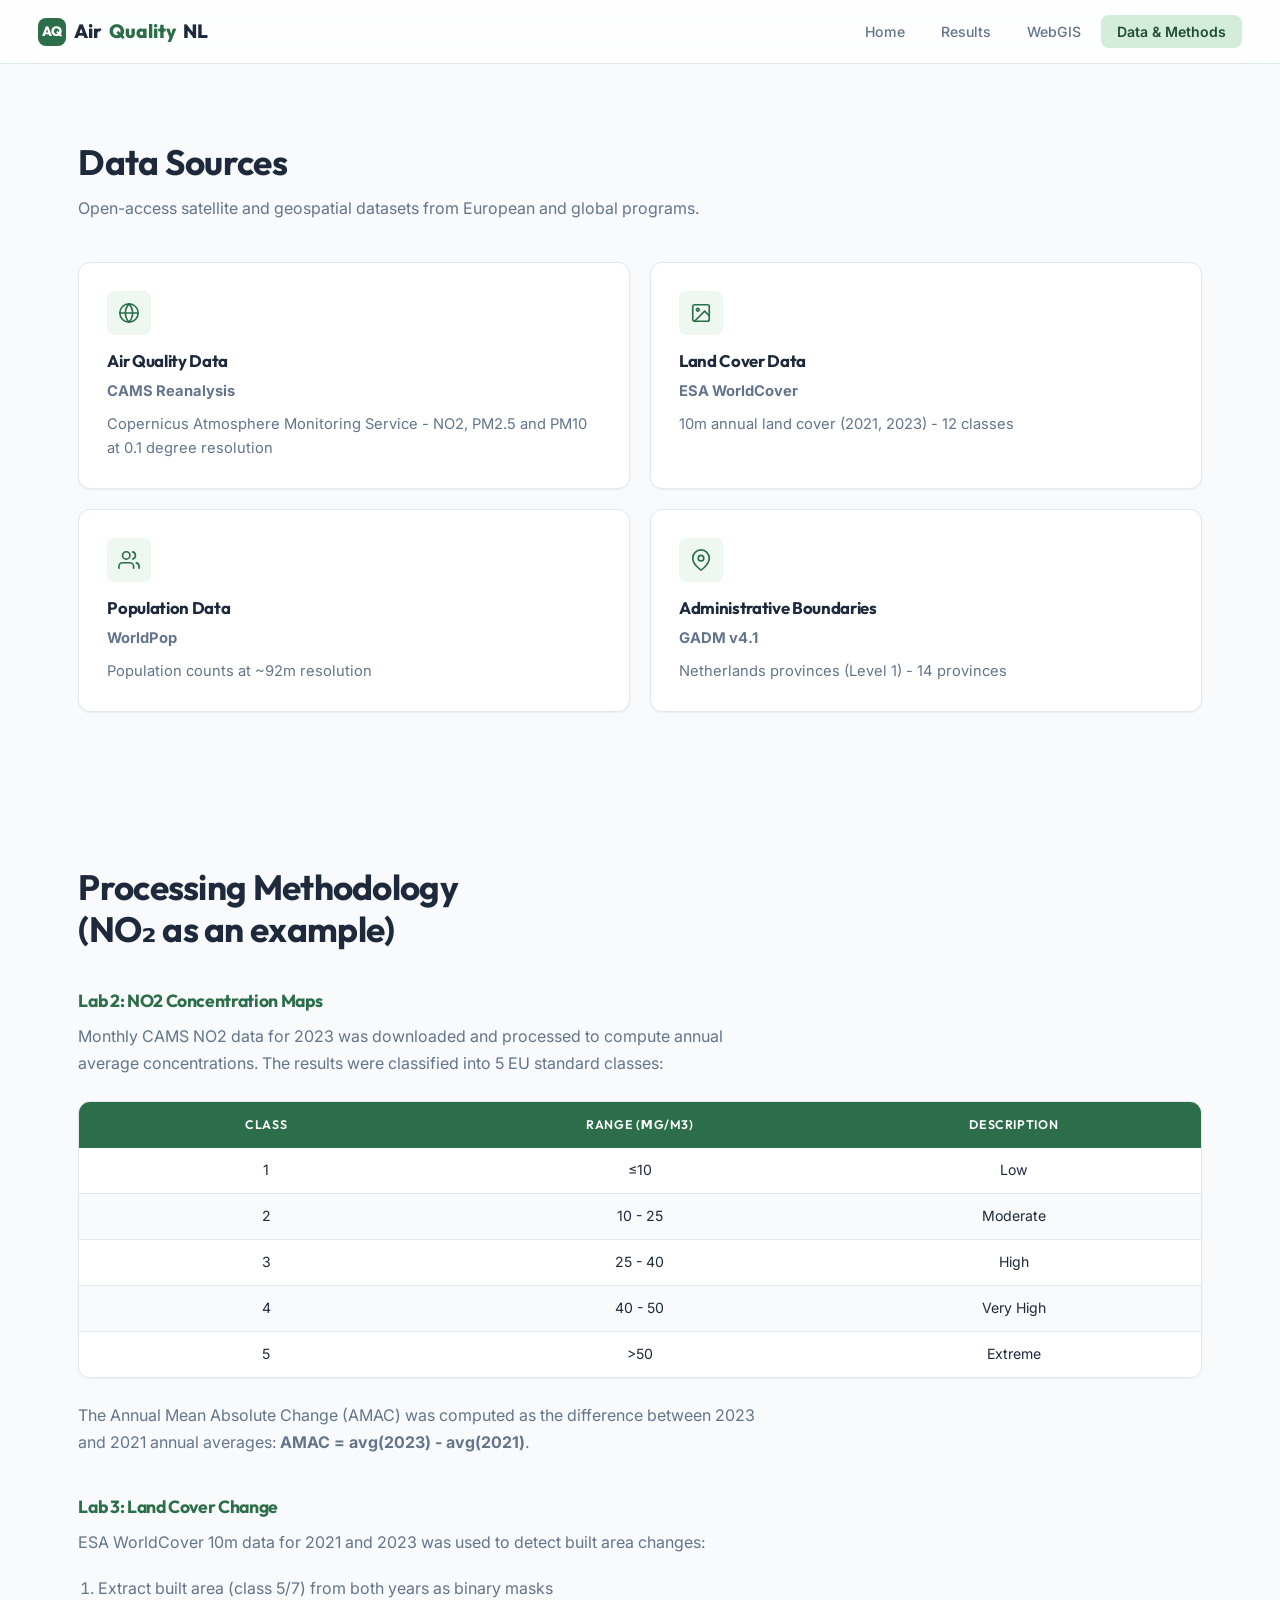
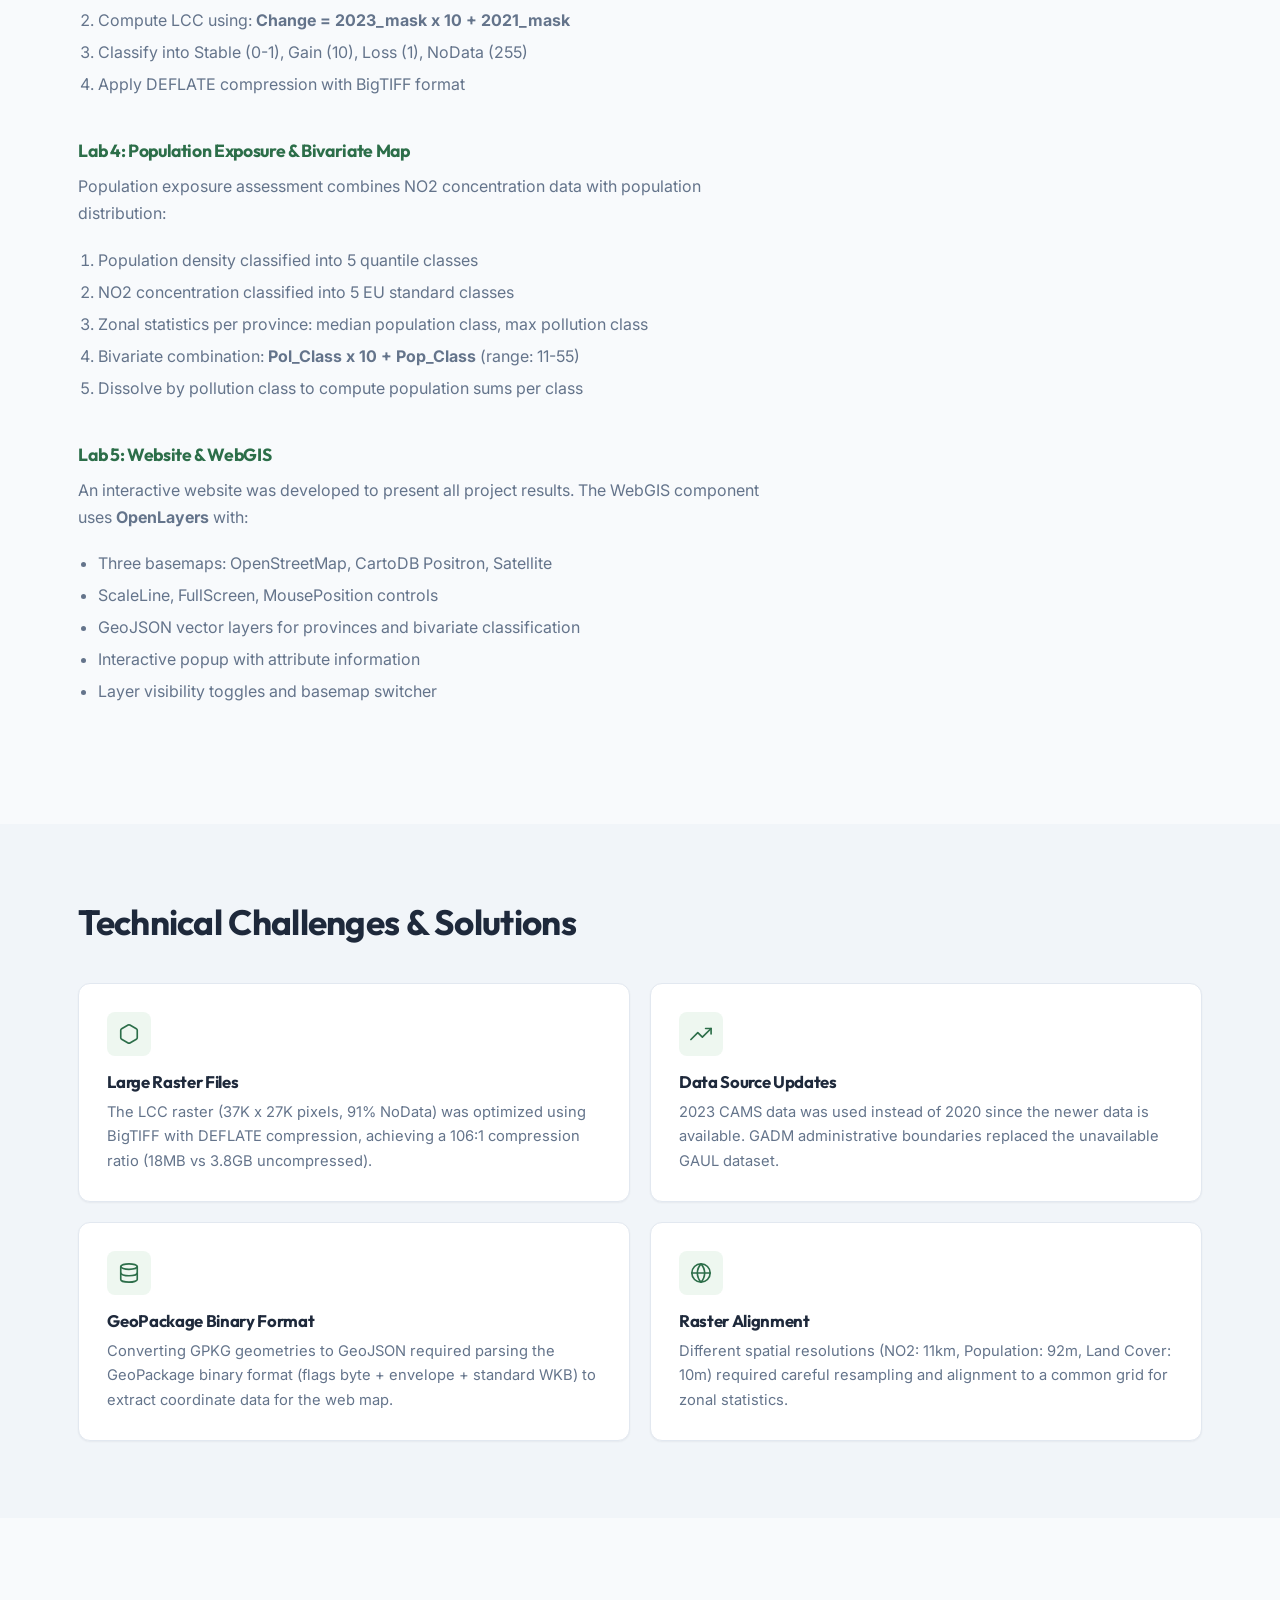
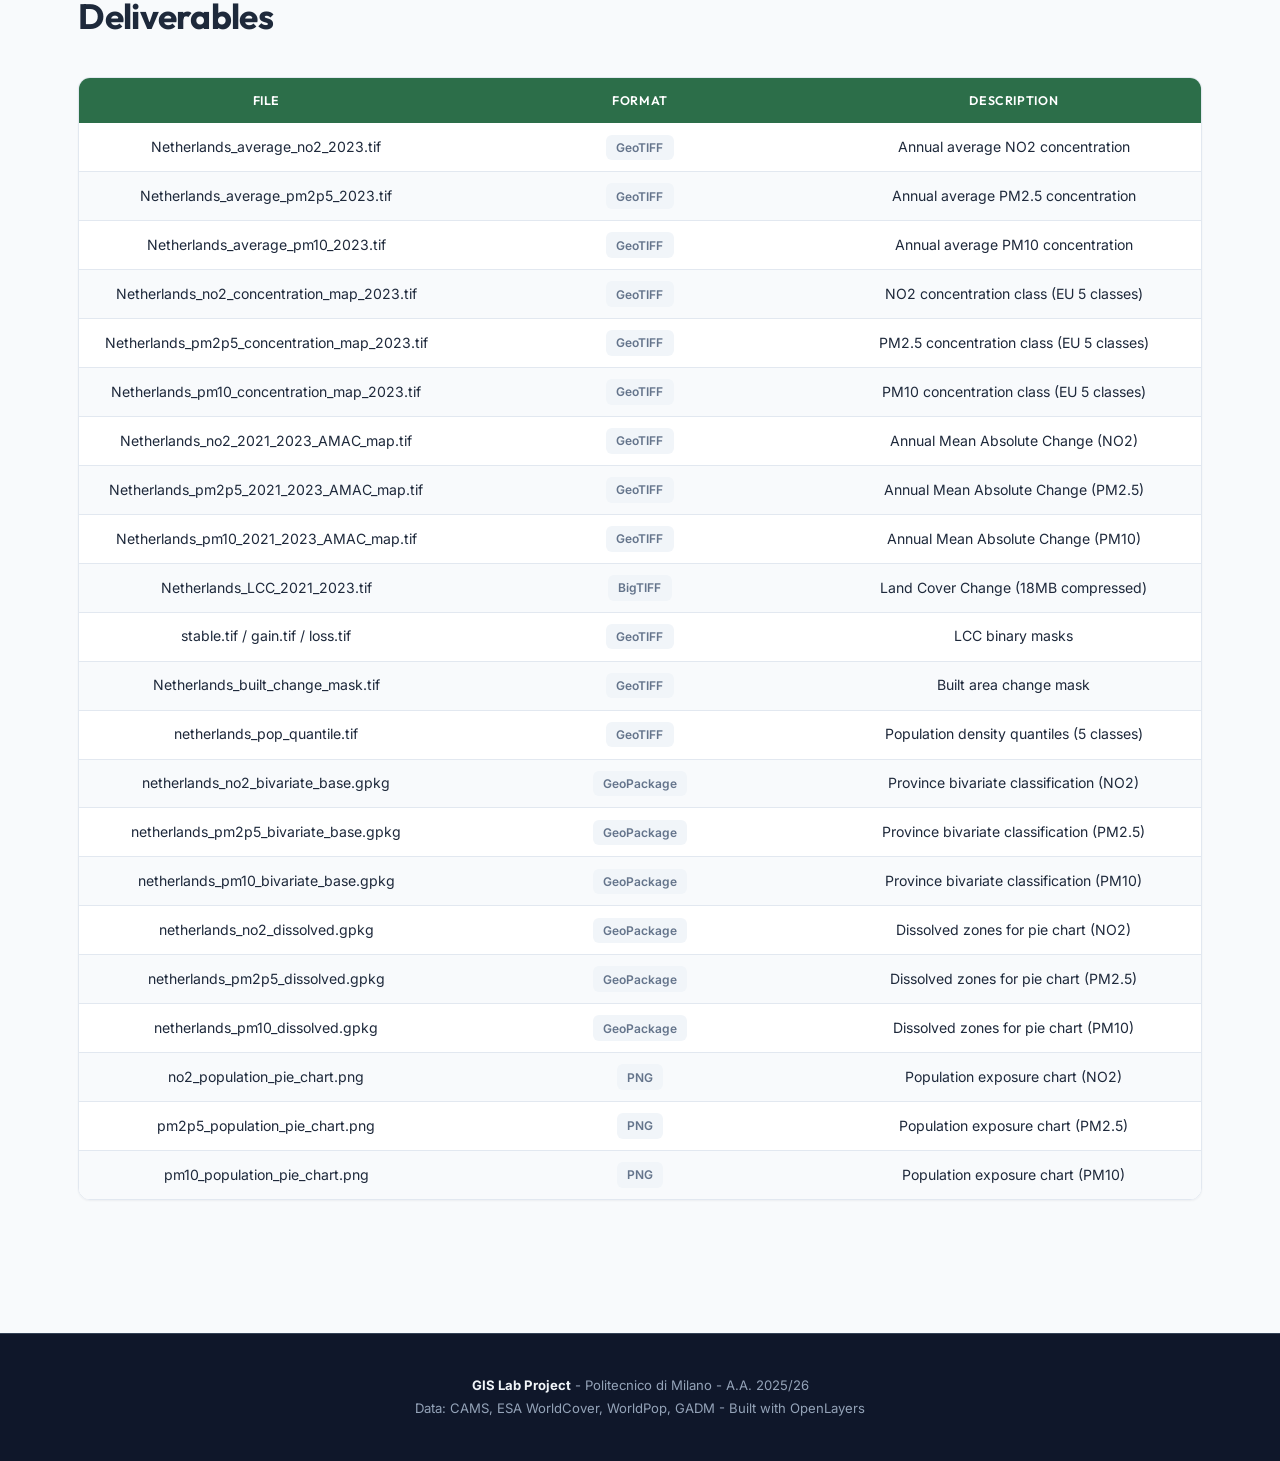
<file: data.html>
<!DOCTYPE html>
<html lang="en">
<head>
  <meta charset="UTF-8">
  <meta name="viewport" content="width=device-width, initial-scale=1.0">
  <meta name="description" content="Data sources, processing methodology, and technical documentation for the Netherlands air quality GIS analysis.">
  <title>Data &amp; Methods - Netherlands Air Quality Monitoring</title>
  <link rel="preconnect" href="https://fonts.googleapis.com">
  <link rel="preconnect" href="https://fonts.gstatic.com" crossorigin>
  <link href="https://fonts.googleapis.com/css2?family=Inter:wght@400;500;600&family=Outfit:wght@500;600;700;800&display=swap" rel="stylesheet">
  <link rel="stylesheet" href="css/style.css">
</head>
<body>
  <a href="#main" class="skip-link">Skip to content</a>

  <nav id="site-nav" aria-label="Main navigation">
    <a href="index.html" class="logo">
      <span class="logo-icon">AQ</span>
      Air<span>Quality</span> NL
    </a>
    <ul>
      <li><a href="index.html">Home</a></li>
      <li><a href="results.html">Results</a></li>
      <li><a href="webgis.html">WebGIS</a></li>
      <li><a href="data.html" class="active">Data &amp; Methods</a></li>
    </ul>
  </nav>

  <main id="main">
    <section>
      <div class="container">
        <div class="section-header reveal">
          <h2>Data Sources</h2>
          <p>Open-access satellite and geospatial datasets from European and global programs.</p>
        </div>

        <div class="bento reveal">
          <div class="card item-6">
            <div class="card-icon">
              <svg viewBox="0 0 24 24" fill="none" stroke="currentColor" stroke-linecap="round" stroke-linejoin="round"><circle cx="12" cy="12" r="10"></circle><line x1="2" y1="12" x2="22" y2="12"></line><path d="M12 2a15.3 15.3 0 0 1 4 10 15.3 15.3 0 0 1-4 10 15.3 15.3 0 0 1-4-10 15.3 15.3 0 0 1 4-10z"></path></svg>
            </div>
            <h3>Air Quality Data</h3>
            <p style="margin-bottom:.5rem"><strong>CAMS Reanalysis</strong></p>
            <p>Copernicus Atmosphere Monitoring Service - NO2, PM2.5 and PM10 at 0.1 degree resolution</p>
          </div>
          <div class="card item-6">
            <div class="card-icon">
              <svg viewBox="0 0 24 24" fill="none" stroke="currentColor" stroke-linecap="round" stroke-linejoin="round"><rect x="3" y="3" width="18" height="18" rx="2" ry="2"></rect><circle cx="8.5" cy="8.5" r="1.5"></circle><polyline points="21 15 16 10 5 21"></polyline></svg>
            </div>
            <h3>Land Cover Data</h3>
            <p style="margin-bottom:.5rem"><strong>ESA WorldCover</strong></p>
            <p>10m annual land cover (2021, 2023) - 12 classes</p>
          </div>
          <div class="card item-6">
            <div class="card-icon">
              <svg viewBox="0 0 24 24" fill="none" stroke="currentColor" stroke-linecap="round" stroke-linejoin="round"><path d="M17 21v-2a4 4 0 0 0-4-4H5a4 4 0 0 0-4 4v2"></path><circle cx="9" cy="7" r="4"></circle><path d="M23 21v-2a4 4 0 0 0-3-3.87"></path><path d="M16 3.13a4 4 0 0 1 0 7.75"></path></svg>
            </div>
            <h3>Population Data</h3>
            <p style="margin-bottom:.5rem"><strong>WorldPop</strong></p>
            <p>Population counts at ~92m resolution</p>
          </div>
          <div class="card item-6">
            <div class="card-icon">
              <svg viewBox="0 0 24 24" fill="none" stroke="currentColor" stroke-linecap="round" stroke-linejoin="round"><path d="M21 10c0 7-9 13-9 13s-9-6-9-13a9 9 0 0 1 18 0z"></path><circle cx="12" cy="10" r="3"></circle></svg>
            </div>
            <h3>Administrative Boundaries</h3>
            <p style="margin-bottom:.5rem"><strong>GADM v4.1</strong></p>
            <p>Netherlands provinces (Level 1) - 14 provinces</p>
          </div>
        </div>
      </div>
    </section>

    <section>
      <div class="container">
        <div class="section-header reveal">
          <h2>Processing Methodology (NO₂ as an example)</h2>
        </div>

        <!-- Lab 2 -->
        <div class="data-section reveal">
          <h3>Lab 2: NO2 Concentration Maps</h3>
          <p>Monthly CAMS NO2 data for 2023 was downloaded and processed to compute annual average concentrations. The results were classified into 5 EU standard classes:</p>
          <div class="table-wrapper">
            <table>
              <thead><tr><th>Class</th><th>Range (&mu;g/m3)</th><th>Description</th></tr></thead>
              <tbody>
                <tr><td>1</td><td>&le;10</td><td>Low</td></tr>
                <tr><td>2</td><td>10 - 25</td><td>Moderate</td></tr>
                <tr><td>3</td><td>25 - 40</td><td>High</td></tr>
                <tr><td>4</td><td>40 - 50</td><td>Very High</td></tr>
                <tr><td>5</td><td>&gt;50</td><td>Extreme</td></tr>
              </tbody>
            </table>
          </div>
          <p>The Annual Mean Absolute Change (AMAC) was computed as the difference between 2023 and 2021 annual averages: <strong>AMAC = avg(2023) - avg(2021)</strong>.</p>
        </div>

        <!-- Lab 3 -->
        <div class="data-section reveal">
          <h3>Lab 3: Land Cover Change</h3>
          <p>ESA WorldCover 10m data for 2021 and 2023 was used to detect built area changes:</p>
          <ol>
            <li>Extract built area (class 5/7) from both years as binary masks</li>
            <li>Compute LCC using: <strong>Change = 2023_mask x 10 + 2021_mask</strong></li>
            <li>Classify into Stable (0-1), Gain (10), Loss (1), NoData (255)</li>
            <li>Apply DEFLATE compression with BigTIFF format</li>
          </ol>
        </div>

        <!-- Lab 4 -->
        <div class="data-section reveal">
          <h3>Lab 4: Population Exposure &amp; Bivariate Map</h3>
          <p>Population exposure assessment combines NO2 concentration data with population distribution:</p>
          <ol>
            <li>Population density classified into 5 quantile classes</li>
            <li>NO2 concentration classified into 5 EU standard classes</li>
            <li>Zonal statistics per province: median population class, max pollution class</li>
            <li>Bivariate combination: <strong>Pol_Class x 10 + Pop_Class</strong> (range: 11-55)</li>
            <li>Dissolve by pollution class to compute population sums per class</li>
          </ol>
        </div>

        <!-- Lab 5 -->
        <div class="data-section reveal">
          <h3>Lab 5: Website &amp; WebGIS</h3>
          <p>An interactive website was developed to present all project results. The WebGIS component uses <strong>OpenLayers</strong> with:</p>
          <ul>
            <li>Three basemaps: OpenStreetMap, CartoDB Positron, Satellite</li>
            <li>ScaleLine, FullScreen, MousePosition controls</li>
            <li>GeoJSON vector layers for provinces and bivariate classification</li>
            <li>Interactive popup with attribute information</li>
            <li>Layer visibility toggles and basemap switcher</li>
          </ul>
        </div>
      </div>
    </section>

    <!-- Technical Challenges -->
    <section class="section-alt-gray">
      <div class="container">
        <div class="section-header reveal">
          <h2>Technical Challenges &amp; Solutions</h2>
        </div>

        <div class="bento">
          <div class="card item-6 reveal">
            <div class="card-icon">
              <svg viewBox="0 0 24 24" fill="none" stroke="currentColor" stroke-linecap="round" stroke-linejoin="round"><path d="M21 16V8a2 2 0 0 0-1-1.73l-7-4a2 2 0 0 0-2 0l-7 4A2 2 0 0 0 3 8v8a2 2 0 0 0 1 1.73l7 4a2 2 0 0 0 2 0l7-4A2 2 0 0 0 21 16z"></path></svg>
            </div>
            <h3>Large Raster Files</h3>
            <p>The LCC raster (37K x 27K pixels, 91% NoData) was optimized using BigTIFF with DEFLATE compression, achieving a 106:1 compression ratio (18MB vs 3.8GB uncompressed).</p>
          </div>
          <div class="card item-6 reveal reveal-delay-1">
            <div class="card-icon">
              <svg viewBox="0 0 24 24" fill="none" stroke="currentColor" stroke-linecap="round" stroke-linejoin="round"><polyline points="23 6 13.5 15.5 8.5 10.5 1 18"></polyline><polyline points="17 6 23 6 23 12"></polyline></svg>
            </div>
            <h3>Data Source Updates</h3>
            <p>2023 CAMS data was used instead of 2020 since the newer data is available. GADM administrative boundaries replaced the unavailable GAUL dataset.</p>
          </div>
          <div class="card item-6 reveal">
            <div class="card-icon">
              <svg viewBox="0 0 24 24" fill="none" stroke="currentColor" stroke-linecap="round" stroke-linejoin="round"><ellipse cx="12" cy="5" rx="9" ry="3"></ellipse><path d="M21 12c0 1.66-4 3-9 3s-9-1.34-9-3"></path><path d="M3 5v14c0 1.66 4 3 9 3s9-1.34 9-3V5"></path></svg>
            </div>
            <h3>GeoPackage Binary Format</h3>
            <p>Converting GPKG geometries to GeoJSON required parsing the GeoPackage binary format (flags byte + envelope + standard WKB) to extract coordinate data for the web map.</p>
          </div>
          <div class="card item-6 reveal reveal-delay-1">
            <div class="card-icon">
              <svg viewBox="0 0 24 24" fill="none" stroke="currentColor" stroke-linecap="round" stroke-linejoin="round"><circle cx="12" cy="12" r="10"></circle><line x1="2" y1="12" x2="22" y2="12"></line><path d="M12 2a15.3 15.3 0 0 1 4 10 15.3 15.3 0 0 1-4 10 15.3 15.3 0 0 1-4-10 15.3 15.3 0 0 1 4-10z"></path></svg>
            </div>
            <h3>Raster Alignment</h3>
            <p>Different spatial resolutions (NO2: 11km, Population: 92m, Land Cover: 10m) required careful resampling and alignment to a common grid for zonal statistics.</p>
          </div>
        </div>
      </div>
    </section>

    <!-- Deliverables -->
    <section>
      <div class="container">
        <div class="section-header reveal">
          <h2>Deliverables</h2>
        </div>
        <div class="table-wrapper reveal">
          <table>
            <thead>
              <tr><th>File</th><th>Format</th><th>Description</th></tr>
            </thead>
            <tbody>
              <tr><td>Netherlands_average_no2_2023.tif</td><td><span class="tag">GeoTIFF</span></td><td>Annual average NO2 concentration</td></tr>
              <tr><td>Netherlands_average_pm2p5_2023.tif</td><td><span class="tag">GeoTIFF</span></td><td>Annual average PM2.5 concentration</td></tr>
              <tr><td>Netherlands_average_pm10_2023.tif</td><td><span class="tag">GeoTIFF</span></td><td>Annual average PM10 concentration</td></tr>
              <tr><td>Netherlands_no2_concentration_map_2023.tif</td><td><span class="tag">GeoTIFF</span></td><td>NO2 concentration class (EU 5 classes)</td></tr>
              <tr><td>Netherlands_pm2p5_concentration_map_2023.tif</td><td><span class="tag">GeoTIFF</span></td><td>PM2.5 concentration class (EU 5 classes)</td></tr>
              <tr><td>Netherlands_pm10_concentration_map_2023.tif</td><td><span class="tag">GeoTIFF</span></td><td>PM10 concentration class (EU 5 classes)</td></tr>
              <tr><td>Netherlands_no2_2021_2023_AMAC_map.tif</td><td><span class="tag">GeoTIFF</span></td><td>Annual Mean Absolute Change (NO2)</td></tr>
              <tr><td>Netherlands_pm2p5_2021_2023_AMAC_map.tif</td><td><span class="tag">GeoTIFF</span></td><td>Annual Mean Absolute Change (PM2.5)</td></tr>
              <tr><td>Netherlands_pm10_2021_2023_AMAC_map.tif</td><td><span class="tag">GeoTIFF</span></td><td>Annual Mean Absolute Change (PM10)</td></tr>
              <tr><td>Netherlands_LCC_2021_2023.tif</td><td><span class="tag">BigTIFF</span></td><td>Land Cover Change (18MB compressed)</td></tr>
              <tr><td>stable.tif / gain.tif / loss.tif</td><td><span class="tag">GeoTIFF</span></td><td>LCC binary masks</td></tr>
              <tr><td>Netherlands_built_change_mask.tif</td><td><span class="tag">GeoTIFF</span></td><td>Built area change mask</td></tr>
              <tr><td>netherlands_pop_quantile.tif</td><td><span class="tag">GeoTIFF</span></td><td>Population density quantiles (5 classes)</td></tr>
              <tr><td>netherlands_no2_bivariate_base.gpkg</td><td><span class="tag">GeoPackage</span></td><td>Province bivariate classification (NO2)</td></tr>
              <tr><td>netherlands_pm2p5_bivariate_base.gpkg</td><td><span class="tag">GeoPackage</span></td><td>Province bivariate classification (PM2.5)</td></tr>
              <tr><td>netherlands_pm10_bivariate_base.gpkg</td><td><span class="tag">GeoPackage</span></td><td>Province bivariate classification (PM10)</td></tr>
              <tr><td>netherlands_no2_dissolved.gpkg</td><td><span class="tag">GeoPackage</span></td><td>Dissolved zones for pie chart (NO2)</td></tr>
              <tr><td>netherlands_pm2p5_dissolved.gpkg</td><td><span class="tag">GeoPackage</span></td><td>Dissolved zones for pie chart (PM2.5)</td></tr>
              <tr><td>netherlands_pm10_dissolved.gpkg</td><td><span class="tag">GeoPackage</span></td><td>Dissolved zones for pie chart (PM10)</td></tr>
              <tr><td>no2_population_pie_chart.png</td><td><span class="tag">PNG</span></td><td>Population exposure chart (NO2)</td></tr>
              <tr><td>pm2p5_population_pie_chart.png</td><td><span class="tag">PNG</span></td><td>Population exposure chart (PM2.5)</td></tr>
              <tr><td>pm10_population_pie_chart.png</td><td><span class="tag">PNG</span></td><td>Population exposure chart (PM10)</td></tr>
            </tbody>
          </table>
        </div>
      </div>
    </section>
  </main>

  <footer>
    <p><strong>GIS Lab Project</strong> - Politecnico di Milano - A.A. 2025/26</p>
    <p>Data: CAMS, ESA WorldCover, WorldPop, GADM - Built with OpenLayers</p>
  </footer>

  <script src="js/app.js" defer></script>
</body>
</html>
</file>
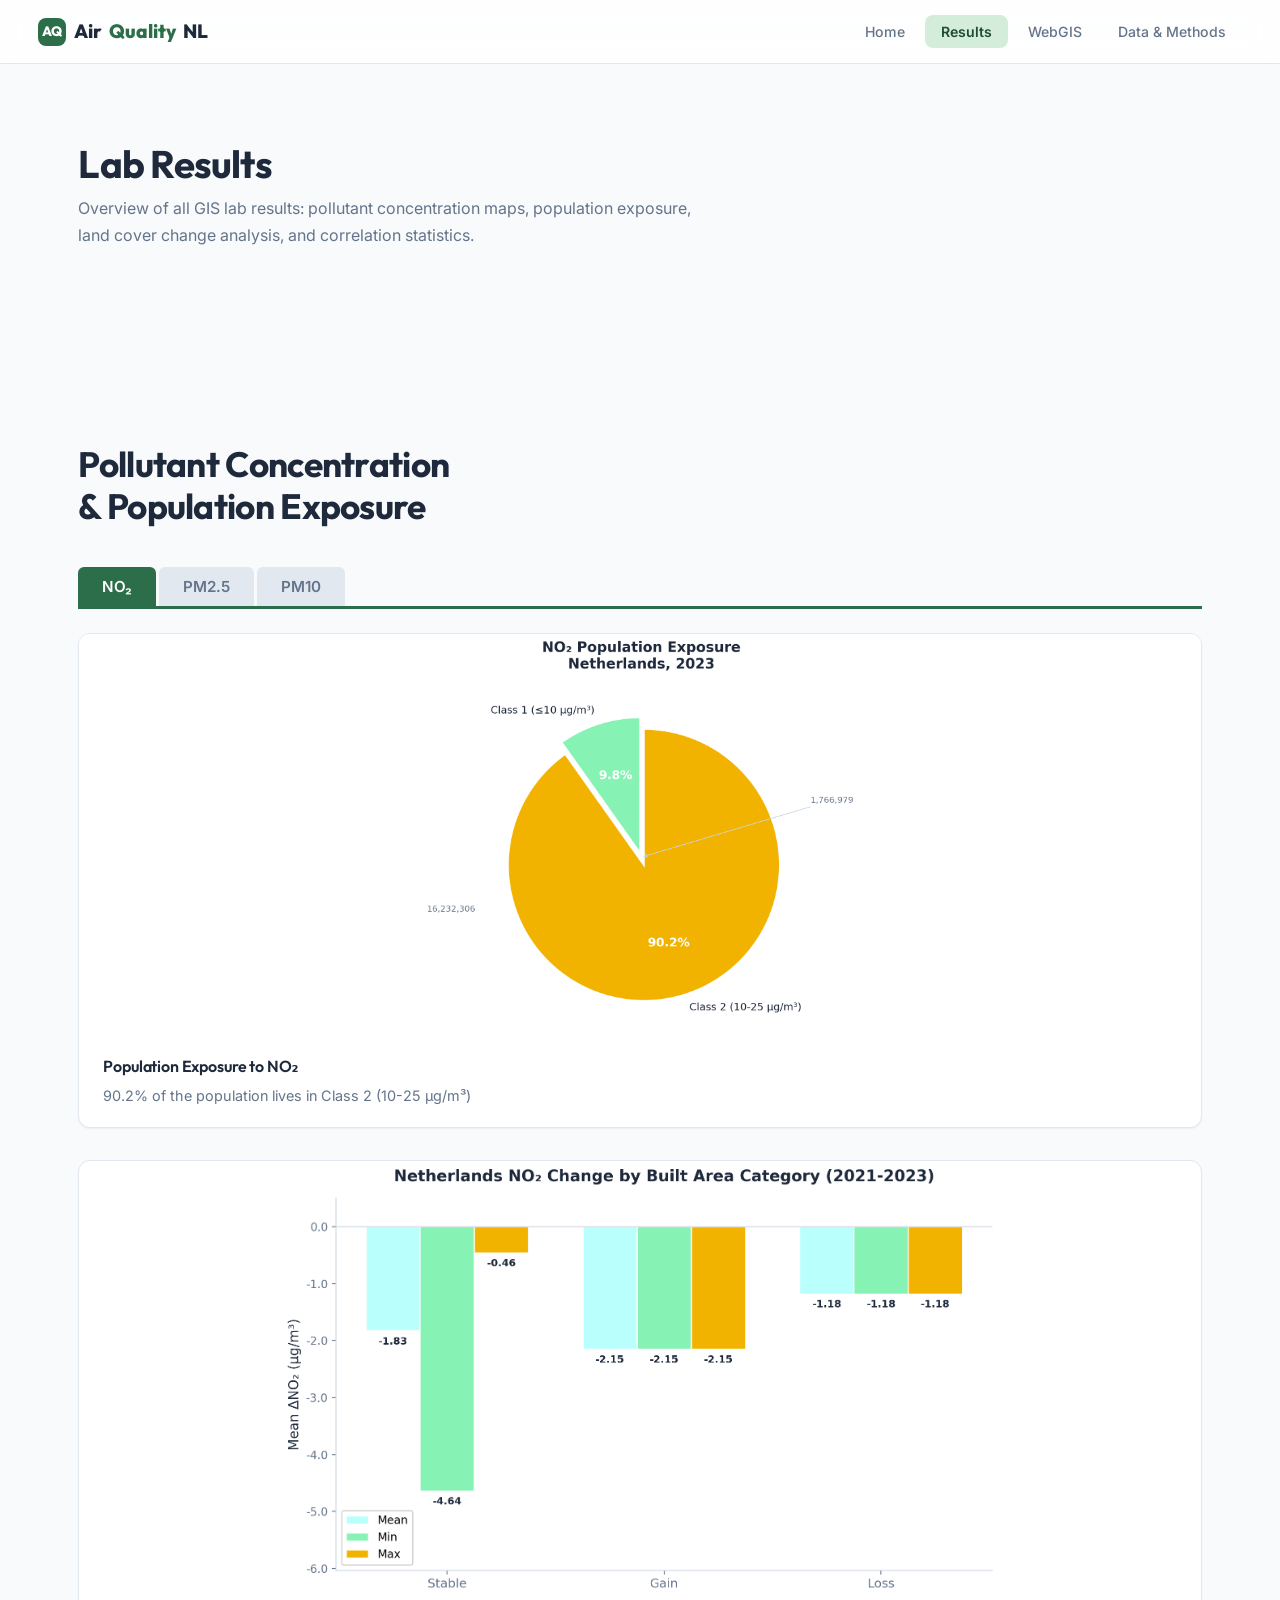
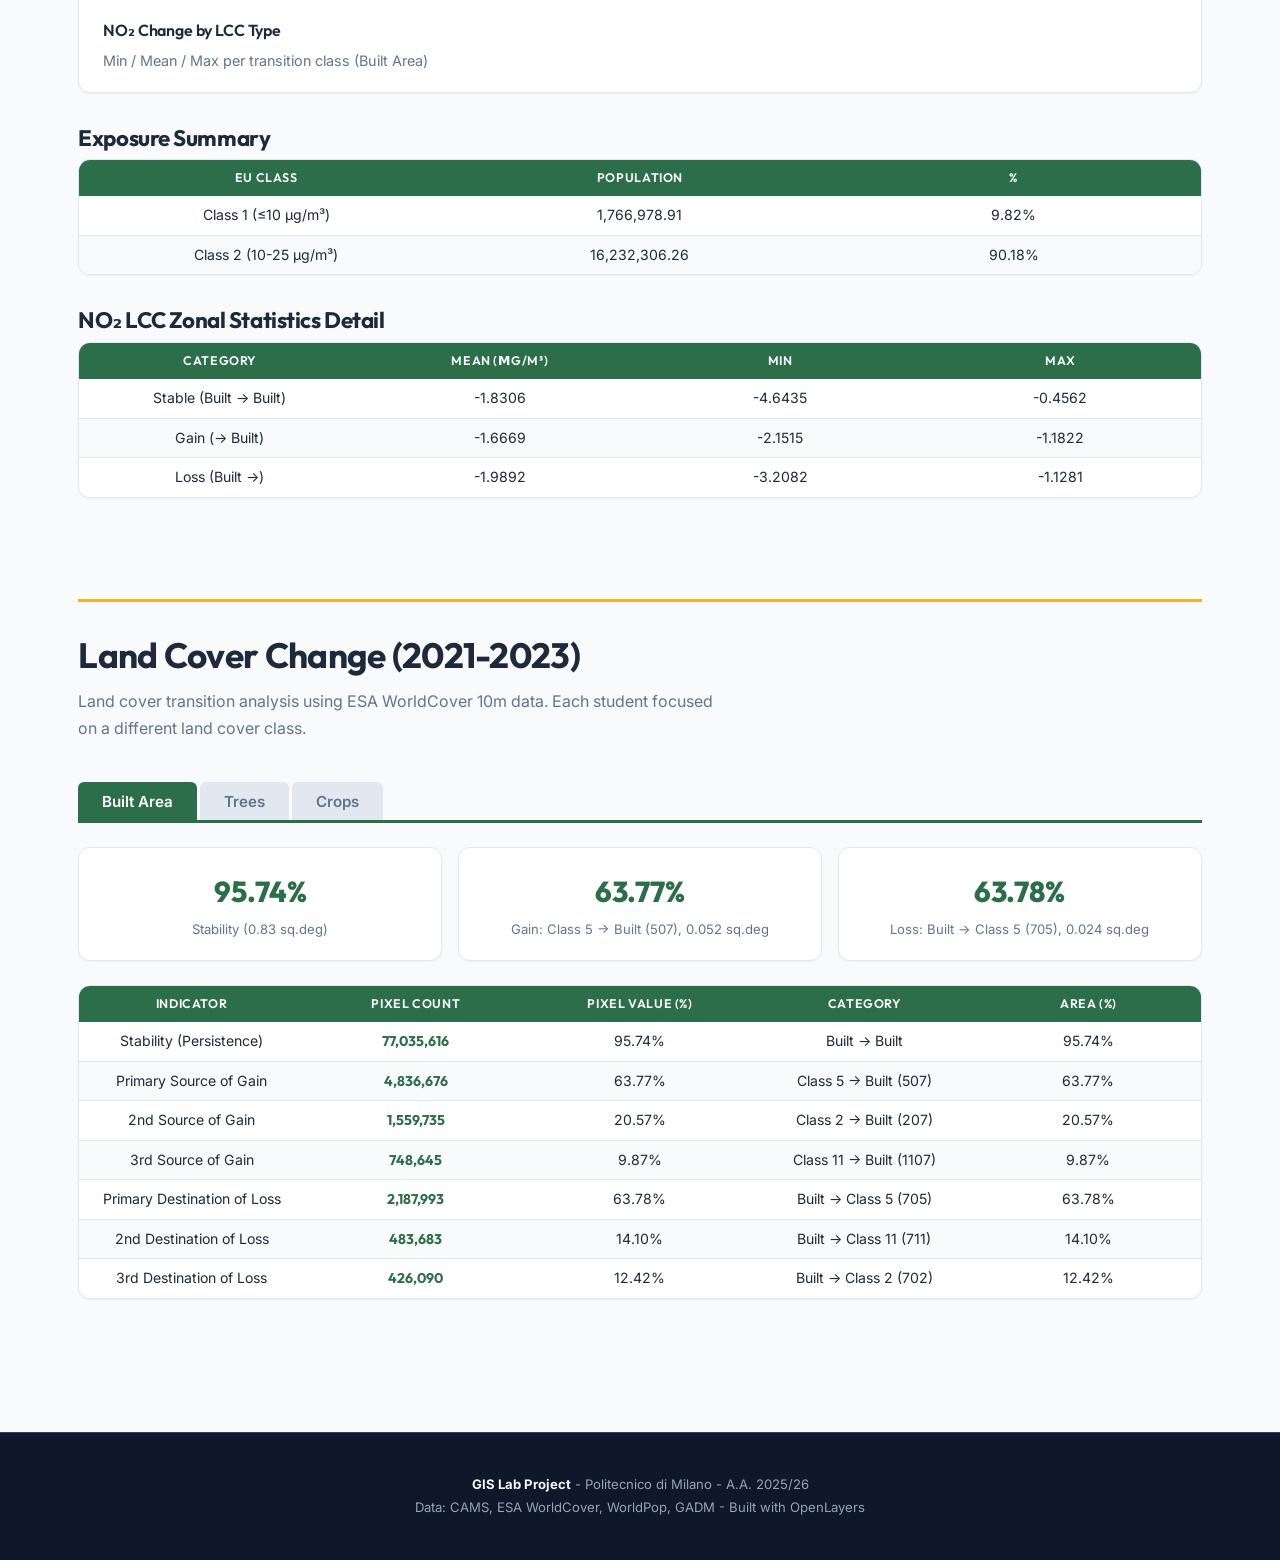
<file: results.html>
<!DOCTYPE html>
<html lang="en">
<head>
  <meta charset="UTF-8">
  <meta name="viewport" content="width=device-width, initial-scale=1.0">
  <meta name="description" content="GIS lab results including NO2, PM2.5, PM10 concentration maps, population exposure, and land cover change analysis.">
  <title>Results - Netherlands Air Quality Monitoring</title>
  <link rel="preconnect" href="https://fonts.googleapis.com">
  <link rel="preconnect" href="https://fonts.gstatic.com" crossorigin>
  <link href="https://fonts.googleapis.com/css2?family=Inter:wght@400;500;600&family=Outfit:wght@500;600;700;800&display=swap" rel="stylesheet">
  <link rel="stylesheet" href="css/style.css">
  <style>
    /* Tabs */ 
    .pollutant-tabs {
      display: flex;
      gap: 0;
      margin: 1.5rem 0;
      border-bottom: 3px solid var(--green-600);
    }
    .pollutant-tabs .tab {
      padding: .6rem 1.5rem;
      cursor: pointer;
      font-weight: 600;
      font-size: .95rem;
      border-radius: 6px 6px 0 0;
      background: var(--slate-200);
      color: var(--slate-500);
      border: none;
      margin-right: 3px;
      font-family: var(--font-body);
      transition: background .2s, color .2s;
    }
    .pollutant-tabs .tab:hover { background: var(--slate-100); color: var(--text); }
    .pollutant-tabs .tab[aria-selected="true"] {
      background: var(--green-600);
      color: #fff;
    }
    .pollutant-panel, .lcc-panel { display: none; }
    .pollutant-panel.active, .lcc-panel.active { display: block; }

    /* Result items */
    .result-item {
      background: var(--white);
      border-radius: var(--radius);
      overflow: hidden;
      box-shadow: var(--shadow-sm);
      border: 1px solid var(--slate-200);
      margin-bottom: 2rem;
    }
    .result-item .chart-pie {
      width: 100%;
      max-height: 400px;
      object-fit: contain;
      display: block;
      background: var(--white);
    }
    .result-item .chart-bar {
      width: 100%;
      max-width: 720px;
      display: block;
      margin: 0 auto;
      background: var(--white);
    }
    .result-item .caption {
      padding: 1.25rem 1.5rem;
      font-size: .9rem;
      color: var(--text-secondary);
      line-height: 1.6;
    }
    .result-item .caption strong {
      display: block;
      color: var(--text);
      font-size: 1rem;
      margin-bottom: .3rem;
      font-family: var(--font-display);
    }

    /* Tables */
    .compact-table { font-size: .85rem; margin-top: .5rem; }
    .compact-table td, .compact-table th { padding: .5rem .75rem; }

    /* Summary cards */
    .summary-cards {
      display: grid;
      grid-template-columns: repeat(auto-fit, minmax(180px, 1fr));
      gap: 1rem;
      margin: 1.5rem 0;
    }
    .summary-card {
      background: var(--white);
      border-radius: var(--radius);
      padding: 1.25rem;
      box-shadow: var(--shadow-sm);
      border: 1px solid var(--slate-200);
      text-align: center;
    }
    .summary-card .value {
      font-family: var(--font-display);
      font-size: 1.8rem;
      font-weight: 800;
      color: var(--green-600);
    }
    .summary-card .label {
      font-size: .82rem;
      color: var(--text-secondary);
      margin-top: .3rem;
    }

    /* Section divider */
    .section-divider {
      border-top: 3px solid var(--accent);
      padding-top: 2rem;
    }
    h3 { font-size: 1.4rem; margin-top: 2rem; }
  </style>
</head>
<body>
  <a href="#main" class="skip-link">Skip to content</a>

  <nav id="site-nav" aria-label="Main navigation">
    <a href="index.html" class="logo">
      <span class="logo-icon">AQ</span>
      Air<span>Quality</span> NL
    </a>
    <ul>
      <li><a href="index.html">Home</a></li>
      <li><a href="results.html" class="active">Results</a></li>
      <li><a href="webgis.html">WebGIS</a></li>
      <li><a href="data.html">Data &amp; Methods</a></li>
    </ul>
  </nav>

  <main id="main">
    <div class="container">
      <section>
        <div class="section-header reveal">
          <h2 style="font-size:2.4rem;margin-bottom:.5rem">Lab Results</h2>
          <p>Overview of all GIS lab results: pollutant concentration maps, population exposure, land cover change analysis, and correlation statistics.</p>
        </div>
      </section>

      <!-- POLLUTANT OVERVIEW -->
      <section>
        <div class="section-header reveal">
          <h2>Pollutant Concentration &amp; Population Exposure</h2>
        </div>

        <div class="pollutant-tabs reveal" role="tablist" aria-label="Pollutant type">
          <button class="tab" role="tab" aria-selected="true" aria-controls="panel-no2" id="tab-no2" onclick="switchPollutantTab('no2')">NO&#8322;</button>
          <button class="tab" role="tab" aria-selected="false" aria-controls="panel-pm2p5" id="tab-pm2p5" onclick="switchPollutantTab('pm2p5')">PM2.5</button>
          <button class="tab" role="tab" aria-selected="false" aria-controls="panel-pm10" id="tab-pm10" onclick="switchPollutantTab('pm10')">PM10</button>
        </div>

        <!-- NO2 Panel -->
        <div id="panel-no2" class="pollutant-panel active" role="tabpanel" aria-labelledby="tab-no2">
          <div class="result-item reveal">
            <img class="chart-pie" src="images/no2_population_pie_chart.png" alt="NO2 population exposure pie chart">
            <div class="caption">
              <strong>Population Exposure to NO&#8322;</strong>
              90.2% of the population lives in Class 2 (10-25 &mu;g/m&sup3;)
            </div>
          </div>
          <div class="result-item reveal">
            <img class="chart-bar" src="images/lcc_amac_bar_chart.png" alt="NO2 mean/min/max change by Built Area LCC category">
            <div class="caption">
              <strong>NO&#8322; Change by LCC Type</strong>
              Min / Mean / Max per transition class (Built Area)
            </div>
          </div>
          <h3>Exposure Summary</h3>
          <div class="table-wrapper compact-table reveal">
            <table>
              <thead><tr><th>EU Class</th><th>Population</th><th>%</th></tr></thead>
              <tbody id="no2-exposure-table-body"></tbody>
            </table>
          </div>
          <h3>NO&#8322; LCC Zonal Statistics Detail</h3>
          <div class="table-wrapper compact-table reveal">
            <table>
              <thead><tr><th>Category</th><th>Mean (&mu;g/m&sup3;)</th><th>Min</th><th>Max</th></tr></thead>
              <tbody>
                <tr><td>Stable (Built &rarr; Built)</td><td>-1.8306</td><td>-4.6435</td><td>-0.4562</td></tr>
                <tr><td>Gain (&rarr; Built)</td><td>-1.6669</td><td>-2.1515</td><td>-1.1822</td></tr>
                <tr><td>Loss (Built &rarr;)</td><td>-1.9892</td><td>-3.2082</td><td>-1.1281</td></tr>
              </tbody>
            </table>
          </div>
        </div>

        <!-- PM2.5 Panel -->
        <div id="panel-pm2p5" class="pollutant-panel" role="tabpanel" aria-labelledby="tab-pm2p5">
          <div class="result-item reveal">
            <img class="chart-pie" src="images/pm2p5_population_pie_chart.png" alt="PM2.5 population exposure pie chart">
            <div class="caption">
              <strong>PM2.5 Population Exposure</strong>
              Population distribution across PM2.5 pollution classes.
            </div>
          </div>
          <div class="result-item reveal">
            <img class="chart-bar" src="images/pm2p5_lcc_bar_chart.png" alt="PM2.5 mean/min/max change by Crops LCC category">
            <div class="caption">
              <strong>PM2.5 Change by LCC Type</strong>
              Min / Mean / Max per transition class (Crops)
            </div>
          </div>
          <h3>PM2.5 LCC Zonal Statistics Detail</h3>
          <div class="table-wrapper compact-table reveal">
            <table>
              <thead><tr><th>Category</th><th>Mean (&mu;g/m&sup3;)</th><th>Min</th><th>Max</th></tr></thead>
              <tbody>
                <tr><td>Stable</td><td>-1.4828</td><td>-2.2578</td><td>-0.5185</td></tr>
                <tr><td>Gain</td><td>-1.5108</td><td>-2.2578</td><td>-0.5187</td></tr>
                <tr><td>Loss</td><td>-1.5644</td><td>-2.2578</td><td>-0.5185</td></tr>
              </tbody>
            </table>
          </div>
        </div>

        <!-- PM10 Panel -->
        <div id="panel-pm10" class="pollutant-panel" role="tabpanel" aria-labelledby="tab-pm10">
          <div class="result-item reveal">
            <img class="chart-pie" src="images/pm10_population_pie_chart.png" alt="PM10 population exposure pie chart">
            <div class="caption">
              <strong>PM10 Population Exposure</strong>
              Population distribution across PM10 pollution classes.
            </div>
          </div>
          <div class="result-item reveal">
            <img class="chart-bar" src="images/pm10_lcc_bar_chart.png" alt="PM10 mean/min/max change by Trees LCC category">
            <div class="caption">
              <strong>PM10 Change by LCC Type</strong>
              Min / Mean / Max per transition class (Trees)
            </div>
          </div>
          <h3>PM10 LCC Zonal Statistics Detail</h3>
          <div class="table-wrapper compact-table reveal">
            <table>
              <thead><tr><th>Category</th><th>Mean (&mu;g/m&sup3;)</th><th>Min</th><th>Max</th></tr></thead>
              <tbody>
                <tr><td>Stable</td><td>-1.6533</td><td>-2.8373</td><td>0.9198</td></tr>
                <tr><td>Gain</td><td>-1.5272</td><td>-2.8375</td><td>0.9198</td></tr>
                <tr><td>Loss</td><td>-1.4873</td><td>-2.8372</td><td>0.9198</td></tr>
              </tbody>
            </table>
          </div>
        </div>
      </section>

      <!-- LCC -->
      <section class="section-divider">
        <div class="section-header reveal">
          <h2>Land Cover Change (2021-2023)</h2>
          <p>Land cover transition analysis using ESA WorldCover 10m data. Each student focused on a different land cover class.</p>
        </div>

        <div class="pollutant-tabs reveal">
          <button class="tab lcc-tab" role="tab" aria-selected="true" onclick="switchLccTab('built')">Built Area</button>
          <button class="tab lcc-tab" role="tab" aria-selected="false" onclick="switchLccTab('trees')">Trees</button>
          <button class="tab lcc-tab" role="tab" aria-selected="false" onclick="switchLccTab('crops')">Crops</button>
        </div>

        <!-- Built Area -->
        <div id="lcc-built" class="lcc-panel active">
          <div class="summary-cards reveal">
            <div class="summary-card"><div class="value">95.74%</div><div class="label">Stability (0.83 sq.deg)</div></div>
            <div class="summary-card"><div class="value">63.77%</div><div class="label">Gain: Class 5 &rarr; Built (507), 0.052 sq.deg</div></div>
            <div class="summary-card"><div class="value">63.78%</div><div class="label">Loss: Built &rarr; Class 5 (705), 0.024 sq.deg</div></div>
          </div>
          <div class="table-wrapper compact-table reveal">
            <table>
              <thead><tr><th>Indicator</th><th>Pixel Count</th><th>Pixel Value (%)</th><th>Category</th><th>Area (%)</th></tr></thead>
              <tbody>
                <tr><td>Stability (Persistence)</td><td><strong>77,035,616</strong></td><td>95.74%</td><td>Built &rarr; Built</td><td>95.74%</td></tr>
                <tr><td>Primary Source of Gain</td><td><strong>4,836,676</strong></td><td>63.77%</td><td>Class 5 &rarr; Built (507)</td><td>63.77%</td></tr>
                <tr><td>2nd Source of Gain</td><td><strong>1,559,735</strong></td><td>20.57%</td><td>Class 2 &rarr; Built (207)</td><td>20.57%</td></tr>
                <tr><td>3rd Source of Gain</td><td><strong>748,645</strong></td><td>9.87%</td><td>Class 11 &rarr; Built (1107)</td><td>9.87%</td></tr>
                <tr><td>Primary Destination of Loss</td><td><strong>2,187,993</strong></td><td>63.78%</td><td>Built &rarr; Class 5 (705)</td><td>63.78%</td></tr>
                <tr><td>2nd Destination of Loss</td><td><strong>483,683</strong></td><td>14.10%</td><td>Built &rarr; Class 11 (711)</td><td>14.10%</td></tr>
                <tr><td>3rd Destination of Loss</td><td><strong>426,090</strong></td><td>12.42%</td><td>Built &rarr; Class 2 (702)</td><td>12.42%</td></tr>
              </tbody>
            </table>
          </div>
        </div>

        <!-- Trees -->
        <div id="lcc-trees" class="lcc-panel">
          <div class="summary-cards reveal">
            <div class="summary-card"><div class="value">90.64%</div><div class="label">Stability (0.50 sq.deg)</div></div>
            <div class="summary-card"><div class="value">56.25%</div><div class="label">Gain: Class 5 &rarr; Trees (502), 0.023 sq.deg</div></div>
            <div class="summary-card"><div class="value">32.61%</div><div class="label">Loss: Trees &rarr; Built (207), 0.017 sq.deg</div></div>
          </div>
          <div class="table-wrapper compact-table reveal">
            <table>
              <thead><tr><th>Indicator</th><th>Pixel Count</th><th>Pixel Value (%)</th><th>Category</th><th>Area (%)</th></tr></thead>
              <tbody>
                <tr><td>Stability (Persistence)</td><td><strong>46,312,100</strong></td><td>90.64%</td><td>Trees &rarr; Trees</td><td>90.64%</td></tr>
                <tr><td>Primary Source of Gain</td><td><strong>2,144,879</strong></td><td>56.25%</td><td>Class 5 &rarr; Trees (502)</td><td>56.25%</td></tr>
                <tr><td>2nd Source of Gain</td><td><strong>949,686</strong></td><td>24.91%</td><td>Class 11 &rarr; Trees (1102)</td><td>24.91%</td></tr>
                <tr><td>3rd Source of Gain</td><td><strong>426,090</strong></td><td>11.17%</td><td>Class 7 &rarr; Trees (702)</td><td>11.17%</td></tr>
                <tr><td>Primary Destination of Loss</td><td><strong>1,559,735</strong></td><td>32.61%</td><td>Trees &rarr; Built (207)</td><td>32.61%</td></tr>
                <tr><td>2nd Destination of Loss</td><td><strong>1,542,313</strong></td><td>32.24%</td><td>Trees &rarr; Crops (205)</td><td>32.24%</td></tr>
                <tr><td>3rd Destination of Loss</td><td><strong>1,336,647</strong></td><td>27.94%</td><td>Trees &rarr; Class 11 (211)</td><td>27.94%</td></tr>
              </tbody>
            </table>
          </div>
        </div>

        <!-- Crops -->
        <div id="lcc-crops" class="lcc-panel">
          <div class="summary-cards reveal">
            <div class="summary-card"><div class="value">95.33%</div><div class="label">Stability (2.57 sq.deg)</div></div>
            <div class="summary-card"><div class="value">41.36%</div><div class="label">Gain: Class 11 &rarr; Crops (1105), 0.033 sq.deg</div></div>
            <div class="summary-card"><div class="value">41.52%</div><div class="label">Loss: Crops &rarr; Built (507), 0.052 sq.deg</div></div>
          </div>
          <div class="table-wrapper compact-table reveal">
            <table>
              <thead><tr><th>Indicator</th><th>Pixel Count</th><th>Pixel Value (%)</th><th>Category</th><th>Area (%)</th></tr></thead>
              <tbody>
                <tr><td>Stability (Persistence)</td><td><strong>238,062,460</strong></td><td>95.33%</td><td>Crops &rarr; Crops</td><td>95.33%</td></tr>
                <tr><td>Primary Source of Gain</td><td><strong>3,080,674</strong></td><td>41.36%</td><td>Class 11 &rarr; Crops (1105)</td><td>41.36%</td></tr>
                <tr><td>2nd Source of Gain</td><td><strong>2,187,993</strong></td><td>29.37%</td><td>Built &rarr; Crops (705)</td><td>29.37%</td></tr>
                <tr><td>3rd Source of Gain</td><td><strong>1,542,313</strong></td><td>20.70%</td><td>Trees &rarr; Crops (205)</td><td>20.70%</td></tr>
                <tr><td>Primary Destination of Loss</td><td><strong>4,836,676</strong></td><td>41.52%</td><td>Crops &rarr; Built (507)</td><td>41.52%</td></tr>
                <tr><td>2nd Destination of Loss</td><td><strong>4,032,976</strong></td><td>34.62%</td><td>Crops &rarr; Class 11 (511)</td><td>34.62%</td></tr>
                <tr><td>3rd Destination of Loss</td><td><strong>2,144,879</strong></td><td>18.41%</td><td>Crops &rarr; Class 2 (502)</td><td>18.41%</td></tr>
              </tbody>
            </table>
          </div>
        </div>
      </section>
    </div>
  </main>

  <footer>
    <p><strong>GIS Lab Project</strong> - Politecnico di Milano - A.A. 2025/26</p>
    <p>Data: CAMS, ESA WorldCover, WorldPop, GADM - Built with OpenLayers</p>
  </footer>

  <script src="js/results-data.js"></script>
  <script src="js/app.js" defer></script>
  <script>
    function switchPollutantTab(poll) {
      var tabs = document.querySelectorAll('.pollutant-tabs > .tab:not(.lcc-tab)');
      var panels = document.querySelectorAll('.pollutant-panel');
      for (var i = 0; i < tabs.length; i++) { tabs[i].classList.remove('active'); tabs[i].setAttribute('aria-selected', 'false'); }
      for (var i = 0; i < panels.length; i++) panels[i].classList.remove('active');
      var tab = document.getElementById('tab-' + poll);
      if (tab) { tab.classList.add('active'); tab.setAttribute('aria-selected', 'true'); }
      var panel = document.getElementById('panel-' + poll);
      if (panel) panel.classList.add('active');
    }

    function switchLccTab(lcc) {
      var tabs = document.querySelectorAll('.lcc-tab');
      var panels = document.querySelectorAll('.lcc-panel');
      for (var i = 0; i < tabs.length; i++) { tabs[i].classList.remove('active'); tabs[i].setAttribute('aria-selected', 'false'); }
      for (var i = 0; i < panels.length; i++) panels[i].classList.remove('active');
      var tab = document.querySelector('.lcc-tab[onclick*="' + lcc + '"]');
      if (tab) { tab.classList.add('active'); tab.setAttribute('aria-selected', 'true'); }
      var panel = document.getElementById('lcc-' + lcc);
      if (panel) panel.classList.add('active');
    }

    (function() {
      var te = document.getElementById('no2-exposure-table-body');
      if (te && typeof TABLE_CHART !== 'undefined' && TABLE_CHART.length > 0) {
        te.innerHTML = '';
        TABLE_CHART.sort(function(a,b){return a.pol_class_max-b.pol_class_max});
        for (var i = 0; i < TABLE_CHART.length; i++) {
          var p = TABLE_CHART[i];
          te.innerHTML += '<tr><td>Class '+(p.pol_class_max||'')+' ('+(p.pol_class_max===1?'&le;10':'10-25')+' &mu;g/m&sup3;)</td><td>'+(parseFloat(p.pop_sum)||0).toLocaleString()+'</td><td>'+(parseFloat(p.pop_pct)||0)+'%</td></tr>';
        }
      }
    })();
  </script>
</body>
</html>
</file>
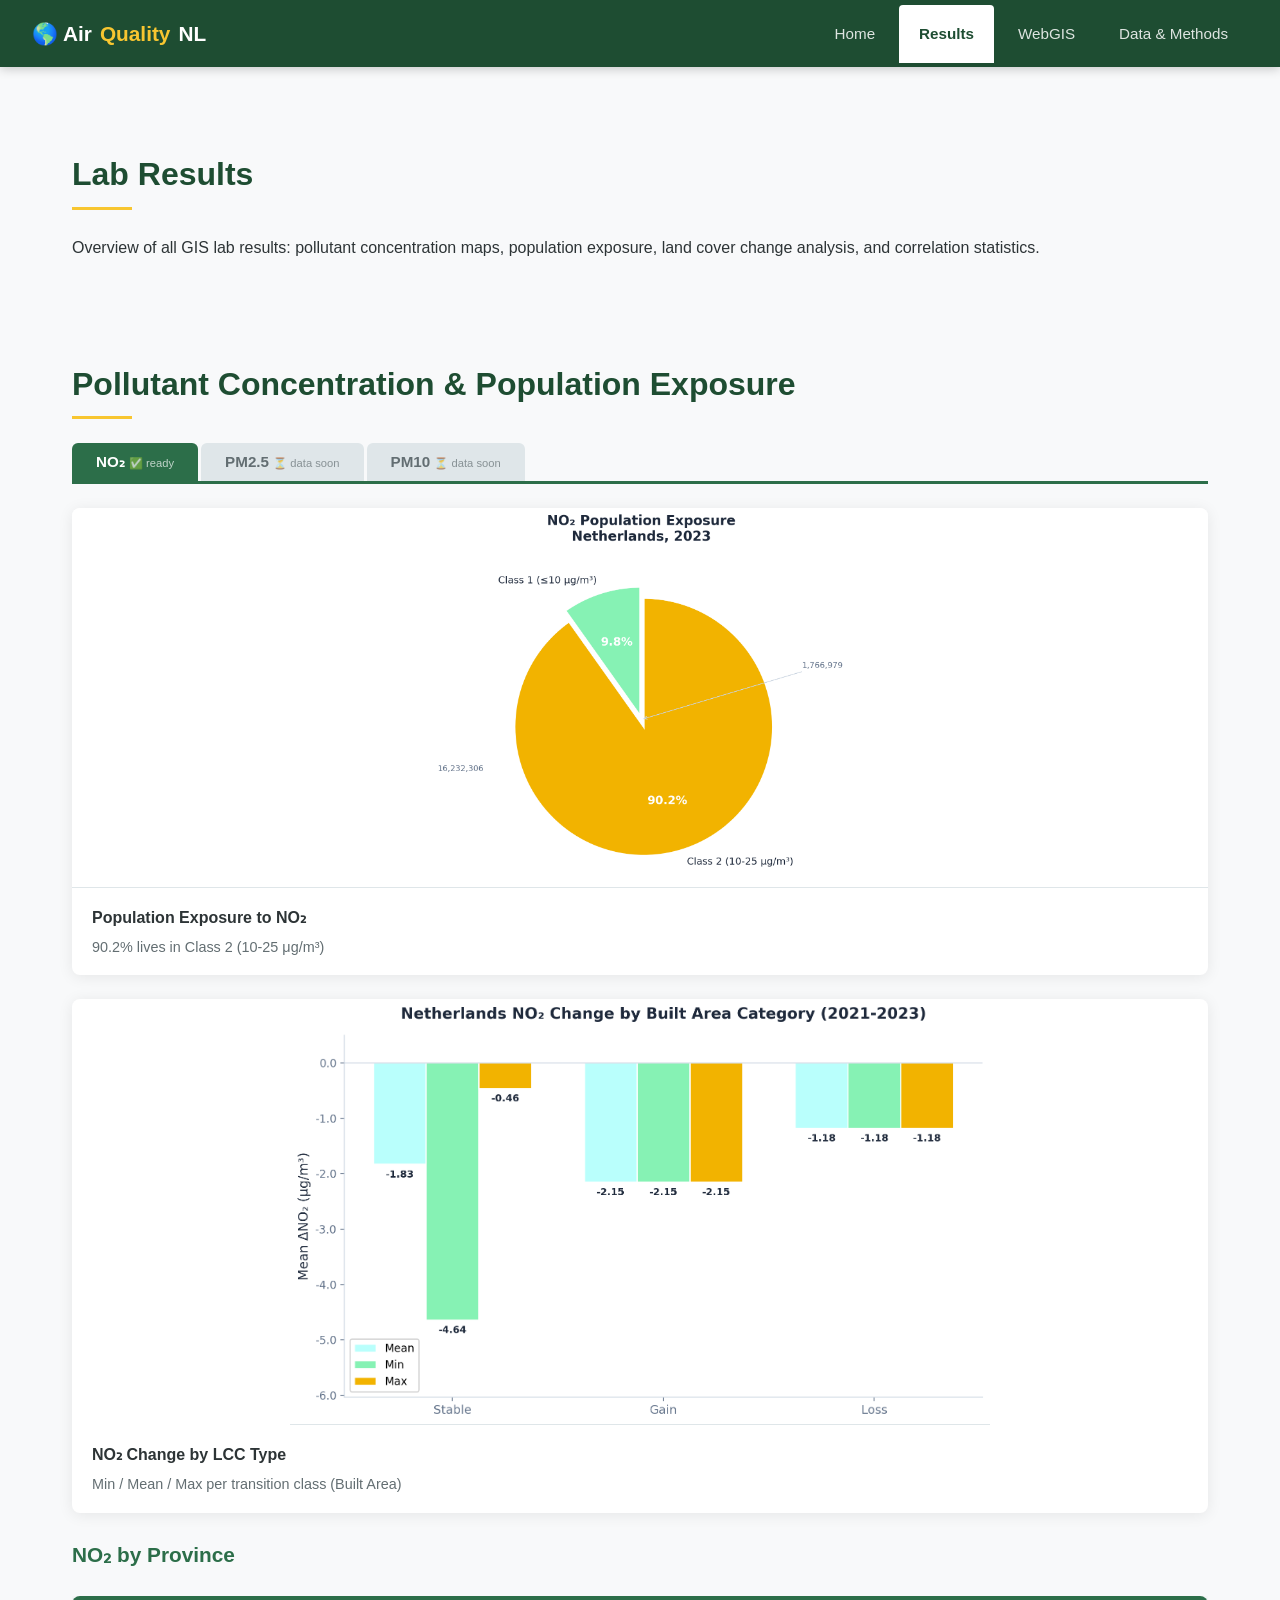
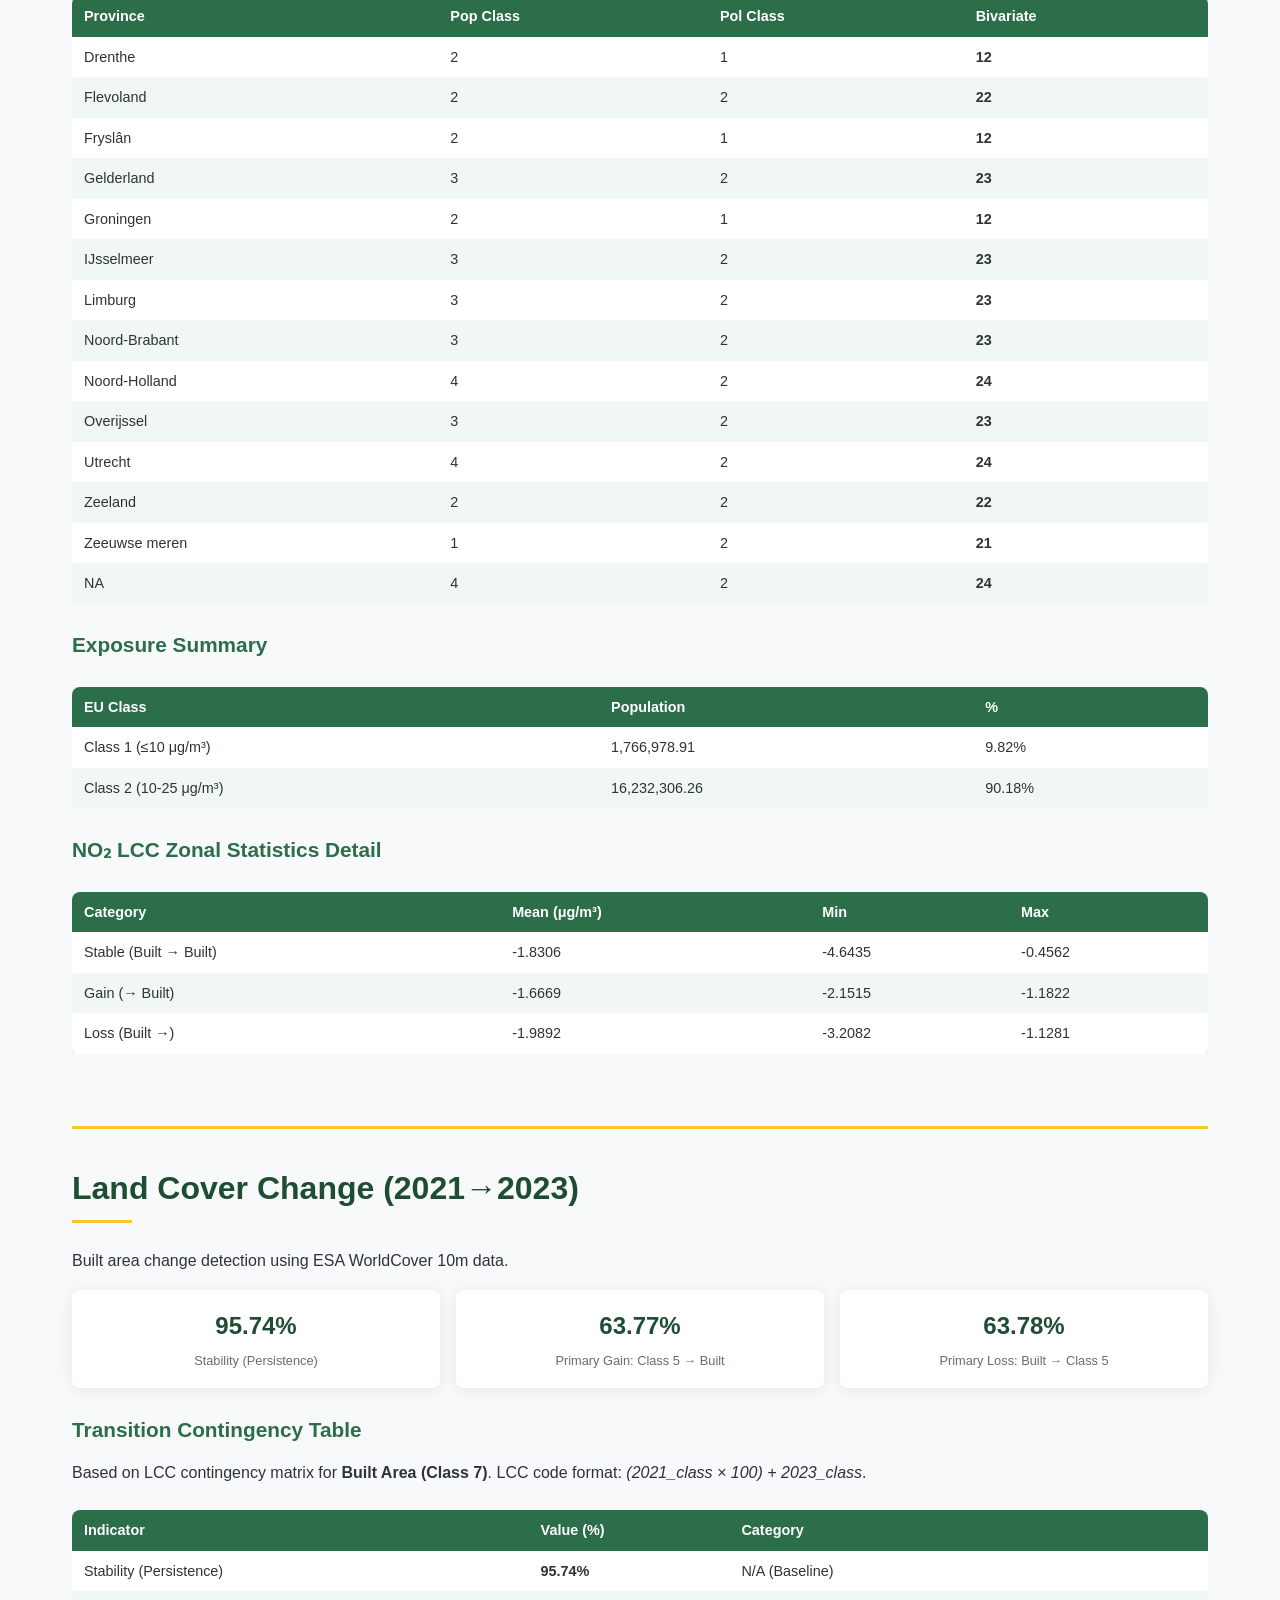
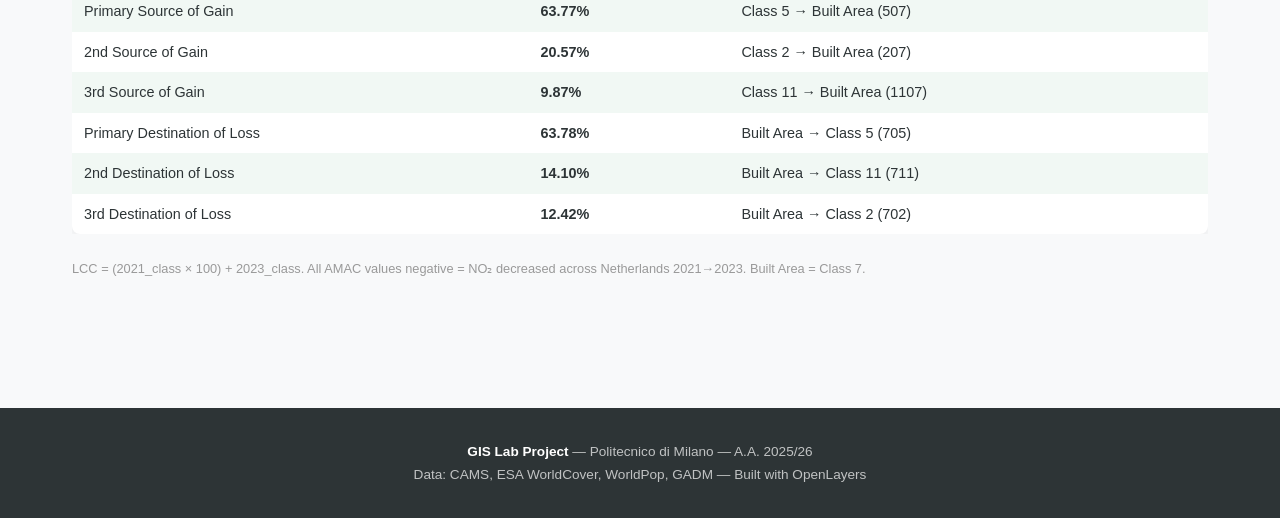
<file: results_backup.html>
<!doctype html>
<html lang="en">
  <head>
    <meta charset="UTF-8" />
    <meta name="viewport" content="width=device-width, initial-scale=1.0" />
    <title>Results - Netherlands Air Quality Monitoring</title>
    <style>
      * {
        margin: 0;
        padding: 0;
        box-sizing: border-box;
      }
      body {
        font-family:
          "Segoe UI",
          -apple-system,
          BlinkMacSystemFont,
          sans-serif;
        line-height: 1.7;
        color: #2d3436;
        background: #f8f9fa;
      }
      nav {
        background: #1e4d32;
        padding: 0 2rem;
        display: flex;
        align-items: center;
        justify-content: space-between;
        position: sticky;
        top: 0;
        z-index: 1000;
        box-shadow: 0 2px 10px rgba(0, 0, 0, 0.2);
      }
      nav .logo {
        color: #fff;
        font-size: 1.3rem;
        font-weight: 700;
        padding: 1rem 0;
        text-decoration: none;
        display: flex;
        align-items: center;
        gap: 0.5rem;
      }
      nav .logo span {
        color: #f8c630;
      }
      nav ul {
        list-style: none;
        display: flex;
        gap: 0.25rem;
      }
      nav ul li a {
        color: rgba(255, 255, 255, 0.85);
        text-decoration: none;
        padding: 1rem 1.25rem;
        display: block;
        font-size: 0.95rem;
        border-radius: 4px 4px 0 0;
      }
      nav ul li a:hover,
      nav ul li a.active:hover {
        color: #fff;
        background: rgba(255, 255, 255, 0.12);
      }
      nav ul li a.active {
        background: #fff;
        color: #1e4d32;
        font-weight: 600;
      }
      nav ul li a.active:hover {
        background: #fff;
        color: #1e4d32;
      }
      .container {
        max-width: 1200px;
        margin: 0 auto;
        padding: 2rem;
      }
      section {
        padding: 3rem 0;
      }
      section h2 {
        font-size: 2rem;
        color: #1e4d32;
        margin-bottom: 1.5rem;
        position: relative;
        padding-bottom: 0.5rem;
      }
      section h2::after {
        content: "";
        position: absolute;
        bottom: 0;
        left: 0;
        width: 60px;
        height: 3px;
        background: #f8c630;
      }
      section h3 {
        font-size: 1.3rem;
        color: #2c6e49;
        margin: 1.5rem 0 0.75rem;
      }
      .result-item {
        background: #fff;
        border-radius: 8px;
        overflow: hidden;
        box-shadow: 0 2px 15px rgba(0, 0, 0, 0.08);
      }
      .result-item img {
        width: 100%;
        height: auto;
        display: block;
        border-bottom: 1px solid #dfe6e9;
      }
      .result-item .caption {
        padding: 1rem 1.25rem;
        font-size: 0.9rem;
        color: #636e72;
      }
      .result-item .caption strong {
        color: #2d3436;
        display: block;
        margin-bottom: 0.25rem;
        font-size: 1rem;
      }
      .table-wrapper {
        overflow-x: auto;
        margin: 1.5rem 0;
      }
      table {
        width: 100%;
        border-collapse: collapse;
        background: #fff;
        border-radius: 8px;
        overflow: hidden;
        box-shadow: 0 2px 15px rgba(0, 0, 0, 0.08);
      }
      thead {
        background: #2c6e49;
        color: #fff;
      }
      th,
      td {
        padding: 0.75rem 1rem;
        text-align: left;
        font-size: 0.9rem;
      }
      tbody tr:nth-child(even) {
        background: #f1f8f4;
      }
      tbody tr:hover {
        background: #e6f0ea;
      }
      footer {
        background: #2d3436;
        color: rgba(255, 255, 255, 0.7);
        text-align: center;
        padding: 2rem;
        font-size: 0.85rem;
        margin-top: 3rem;
      }
      footer strong {
        color: #fff;
      }
      .pollutant-tabs {
        display: flex;
        gap: 0;
        margin: 1.5rem 0;
        border-bottom: 3px solid #2c6e49;
      }
      .pollutant-tabs .tab {
        padding: 0.6rem 1.5rem;
        cursor: default;
        font-weight: 600;
        font-size: 0.95rem;
        border-radius: 6px 6px 0 0;
        background: #dfe6e9;
        color: #636e72;
        border: none;
        margin-right: 3px;
      }
      .pollutant-tabs .tab.active {
        background: #2c6e49;
        color: white;
      }
      .pollutant-tabs .tab .badge {
        font-size: 0.7rem;
        opacity: 0.7;
        font-weight: 400;
      }
      .pollutant-panel {
        display: none;
      }
      .pollutant-panel.active {
        display: block;
      }
      .compact-table {
        font-size: 0.85rem;
      }
      .compact-table td,
      .compact-table th {
        padding: 0.5rem 0.75rem;
      }
      .placeholder-img {
        opacity: 0.35;
        filter: grayscale(1);
      }
      .data-wait {
        color: #e65100;
        font-size: 0.85rem;
        font-style: italic;
      }
      .summary-cards {
        display: grid;
        grid-template-columns: repeat(auto-fit, minmax(180px, 1fr));
        gap: 1rem;
        margin: 1rem 0;
      }
      .summary-card {
        background: white;
        border-radius: 8px;
        padding: 1rem;
        box-shadow: 0 2px 15px rgba(0, 0, 0, 0.08);
        text-align: center;
      }
      .summary-card .value {
        font-size: 1.5rem;
        font-weight: 800;
        color: #1e4d32;
      }
      .summary-card .label {
        font-size: 0.8rem;
        color: #636e72;
        margin-top: 0.2rem;
      }
      @media (max-width: 768px) {
        nav {
          flex-direction: column;
          padding: 0 1rem;
        }
        nav ul {
          width: 100%;
        }
        nav ul li a {
          padding: 0.75rem 1rem;
          text-align: center;
        }
      }
    </style>
  </head>
  <body>
    <nav>
      <a href="index.html" class="logo">&#127758; Air<span>Quality</span> NL</a>
      <ul>
        <li><a href="index.html">Home</a></li>
        <li><a href="results.html" class="active">Results</a></li>
        <li><a href="webgis.html">WebGIS</a></li>
        <li><a href="data.html">Data & Methods</a></li>
      </ul>
    </nav>

    <div class="container">
      <section>
        <h2>Lab Results</h2>
        <p>
          Overview of all GIS lab results: pollutant concentration maps,
          population exposure, land cover change analysis, and correlation
          statistics.
        </p>
      </section>

      <!-- ===== POLLUTANT OVERVIEW ===== -->
      <section>
        <h2>Pollutant Concentration &amp; Population Exposure</h2>

        <div class="pollutant-tabs">
          <button class="tab active" onclick="switchPollutantTab('no2')">
            NO&#8322; <span class="badge">&#9989; ready</span>
          </button>
          <button class="tab" onclick="switchPollutantTab('pm2p5')">
            PM2.5 <span class="badge">&#9203; data soon</span>
          </button>
          <button class="tab" onclick="switchPollutantTab('pm10')">
            PM10 <span class="badge">&#9203; data soon</span>
          </button>
        </div>

        <!-- NO2 Panel -->
        <div id="panel-no2" class="pollutant-panel active">
          <div class="result-item">
            <img
              src="images/no2_population_pie_chart.png"
              alt="NO2 Pie Chart"
              style="max-height: 380px; object-fit: contain; background: #fff"
            />
            <div class="caption">
              <strong>Population Exposure to NO&#8322;</strong> 90.2% lives in
              Class 2 (10-25 &mu;g/m&sup3;)
            </div>
          </div>

          <div class="result-item" style="margin-top: 1.5rem">
            <img
              src="images/lcc_amac_bar_chart.png"
              alt="NO2 LCC Chart"
              style="
                width: 100%;
                max-width: 700px;
                display: block;
                margin: 0 auto;
                background: #fff;
              "
            />
            <div class="caption">
              <strong>NO&#8322; Change by LCC Type</strong> Min / Mean / Max per
              transition class (Built Area)
            </div>
          </div>

          <h3>NO&#8322; by Province</h3>
          <div class="table-wrapper compact-table">
            <table>
              <thead>
                <tr>
                  <th>Province</th>
                  <th>Pop Class</th>
                  <th>Pol Class</th>
                  <th>Bivariate</th>
                </tr>
              </thead>
              <tbody id="no2-bivariate-table-body">
                <tr>
                  <td colspan="4" style="text-align: center">Loading...</td>
                </tr>
              </tbody>
            </table>
          </div>

          <h3>Exposure Summary</h3>
          <div class="table-wrapper compact-table">
            <table>
              <thead>
                <tr>
                  <th>EU Class</th>
                  <th>Population</th>
                  <th>%</th>
                </tr>
              </thead>
              <tbody id="no2-exposure-table-body"></tbody>
            </table>
          </div>

          <h3>NO&#8322; LCC Zonal Statistics Detail</h3>
          <div class="table-wrapper compact-table">
            <table>
              <thead>
                <tr><th>Category</th><th>Mean (&mu;g/m&sup3;)</th><th>Min</th><th>Max</th></tr>
              </thead>
              <tbody>
                <tr><td>Stable (Built → Built)</td><td>-1.8306</td><td>-4.6435</td><td>-0.4562</td></tr>
                <tr><td>Gain (→ Built)</td><td>-1.6669</td><td>-2.1515</td><td>-1.1822</td></tr>
                <tr><td>Loss (Built →)</td><td>-1.9892</td><td>-3.2082</td><td>-1.1281</td></tr>
              </tbody>
            </table>
          </div>
        </div>

        <!-- PM2.5 Panel -->
        <div id="panel-pm2p5" class="pollutant-panel">
          <div class="result-item">
            <img
              src="images/no2_population_pie_chart.png"
              alt="PM2.5"
              class="placeholder-img"
              style="
                max-height: 350px;
                object-fit: contain;
                background: #f9f9f9;
              "
            />
            <div class="caption">
              <strong>PM2.5 Population Exposure</strong>
              <span class="data-wait"
                >&#9203; Replace images/pm2p5_population_pie_chart.png</span
              >
            </div>
          </div>
          <div class="result-item" style="margin-top: 1.5rem">
            <img
              src="images/lcc_amac_bar_chart.png"
              alt="PM2.5 LCC"
              class="placeholder-img"
              style="
                width: 100%;
                max-width: 700px;
                display: block;
                margin: 0 auto;
                background: #f9f9f9;
              "
            />
            <div class="caption">
              <strong>PM2.5 Change by LCC Type</strong>
              <span class="data-wait"
                >&#9203; Replace images/pm2p5_lcc_bar_chart.png</span
              >
            </div>
          </div>

          <h3>PM2.5 LCC Zonal Statistics Detail</h3>
          <div class="table-wrapper compact-table">
            <table>
              <thead>
                <tr><th>Category</th><th>Mean (&mu;g/m&sup3;)</th><th>Min</th><th>Max</th></tr>
              </thead>
              <tbody>
                <tr><td>Zone 1</td><td>-1.4828</td><td>-2.2578</td><td>-0.5185</td></tr>
                <tr><td>Zone 2</td><td>-1.5108</td><td>-2.2578</td><td>-0.5187</td></tr>
                <tr><td>Zone 3</td><td>-1.5644</td><td>-2.2578</td><td>-0.5185</td></tr>
              </tbody>
            </table>
          </div>
        </div>

        <!-- PM10 Panel -->
        <div id="panel-pm10" class="pollutant-panel">
          <div class="result-item">
            <img
              src="images/no2_population_pie_chart.png"
              alt="PM10"
              class="placeholder-img"
              style="
                max-height: 350px;
                object-fit: contain;
                background: #f9f9f9;
              "
            />
            <div class="caption">
              <strong>PM10 Population Exposure</strong>
              <span class="data-wait"
                >&#9203; Replace images/pm10_population_pie_chart.png</span
              >
            </div>
          </div>
          <div class="result-item" style="margin-top: 1.5rem">
            <img
              src="images/lcc_amac_bar_chart.png"
              alt="PM10 LCC"
              class="placeholder-img"
              style="
                width: 100%;
                max-width: 700px;
                display: block;
                margin: 0 auto;
                background: #f9f9f9;
              "
            />
            <div class="caption">
              <strong>PM10 Change by LCC Type</strong>
              <span class="data-wait"
                >&#9203; Replace images/pm10_lcc_bar_chart.png</span
              >
            </div>
          </div>

          <h3>PM10 LCC Zonal Statistics Detail</h3>
          <div class="table-wrapper compact-table">
            <table>
              <thead>
                <tr><th>Category</th><th>Mean (&mu;g/m&sup3;)</th><th>Min</th><th>Max</th></tr>
              </thead>
              <tbody>
                <tr><td>Zone -1 (NoData)</td><td>-1.3079</td><td>-2.8561</td><td>0.9198</td></tr>
                <tr><td>Zone 1</td><td>-1.6533</td><td>-2.8373</td><td>0.9198</td></tr>
                <tr><td>Zone 2</td><td>-1.5272</td><td>-2.8375</td><td>0.9198</td></tr>
                <tr><td>Zone 3</td><td>-1.4873</td><td>-2.8372</td><td>0.9198</td></tr>
              </tbody>
            </table>
          </div>
        </div>
      </section>

      <!-- ===== LCC ===== -->
      <section style="border-top: 3px solid #f8c630; padding-top: 2rem">
        <h2>Land Cover Change (2021&#8594;2023)</h2>
        <p>Built area change detection using ESA WorldCover 10m data.</p>

        <div class="summary-cards">
          <div class="summary-card">
            <div class="value">95.74%</div>
            <div class="label">Stability (Persistence)</div>
          </div>
          <div class="summary-card">
            <div class="value">63.77%</div>
            <div class="label">Primary Gain: Class 5 &#8594; Built</div>
          </div>
          <div class="summary-card">
            <div class="value">63.78%</div>
            <div class="label">Primary Loss: Built &#8594; Class 5</div>
          </div>
        </div>

        <h3>Transition Contingency Table</h3>
        <p>
          Based on LCC contingency matrix for
          <strong>Built Area (Class 7)</strong>. LCC code format:
          <em>(2021_class &#215; 100) + 2023_class</em>.
        </p>
        <div class="table-wrapper compact-table">
          <table>
            <thead>
              <tr>
                <th>Indicator</th>
                <th>Value (%)</th>
                <th>Category</th>
              </tr>
            </thead>
            <tbody>
              <tr>
                <td>Stability (Persistence)</td>
                <td><strong>95.74%</strong></td>
                <td>N/A (Baseline)</td>
              </tr>
              <tr>
                <td>Primary Source of Gain</td>
                <td><strong>63.77%</strong></td>
                <td>Class 5 &#8594; Built Area (507)</td>
              </tr>
              <tr>
                <td>2nd Source of Gain</td>
                <td><strong>20.57%</strong></td>
                <td>Class 2 &#8594; Built Area (207)</td>
              </tr>
              <tr>
                <td>3rd Source of Gain</td>
                <td><strong>9.87%</strong></td>
                <td>Class 11 &#8594; Built Area (1107)</td>
              </tr>
              <tr>
                <td>Primary Destination of Loss</td>
                <td><strong>63.78%</strong></td>
                <td>Built Area &#8594; Class 5 (705)</td>
              </tr>
              <tr>
                <td>2nd Destination of Loss</td>
                <td><strong>14.10%</strong></td>
                <td>Built Area &#8594; Class 11 (711)</td>
              </tr>
              <tr>
                <td>3rd Destination of Loss</td>
                <td><strong>12.42%</strong></td>
                <td>Built Area &#8594; Class 2 (702)</td>
              </tr>
            </tbody>
          </table>
        </div>

        <p style="font-size: 0.8rem; color: #999">
          LCC = (2021_class &#215; 100) + 2023_class. All AMAC values negative =
          NO&#8322; decreased across Netherlands 2021&#8594;2023. Built Area =
          Class 7.
        </p>
      </section>
    </div>

    <footer>
      <p>
        <strong>GIS Lab Project</strong> &mdash; Politecnico di Milano &mdash;
        A.A. 2025/26
      </p>
      <p>
        Data: CAMS, ESA WorldCover, WorldPop, GADM &mdash; Built with OpenLayers
      </p>
    </footer>

    <script src="js/results-data.js"></script>
    <script>
      function switchPollutantTab(poll) {
        var tabs = document.querySelectorAll(".pollutant-tabs .tab");
        var panels = document.querySelectorAll(".pollutant-panel");
        for (var i = 0; i < tabs.length; i++)
          tabs[i].classList.remove("active");
        for (var i = 0; i < panels.length; i++)
          panels[i].classList.remove("active");
        if (poll === "no2") tabs[0].classList.add("active");
        else if (poll === "pm2p5") tabs[1].classList.add("active");
        else if (poll === "pm10") tabs[2].classList.add("active");
        document.getElementById("panel-" + poll).classList.add("active");
      }

      (function () {
        var tb = document.getElementById("no2-bivariate-table-body");
        if (
          tb &&
          typeof TABLE_BIVARIATE !== "undefined" &&
          TABLE_BIVARIATE.length > 0
        ) {
          tb.innerHTML = "";
          for (var i = 0; i < TABLE_BIVARIATE.length; i++) {
            var p = TABLE_BIVARIATE[i];
            tb.innerHTML +=
              "<tr><td>" +
              (p.NAME_1 || "") +
              "</td><td>" +
              (p.pop_class_median || "") +
              "</td><td>" +
              (p.pol_class_max || "") +
              "</td><td><strong>" +
              (p.bivariate || "") +
              "</strong></td></tr>";
          }
        }
        var te = document.getElementById("no2-exposure-table-body");
        if (
          te &&
          typeof TABLE_CHART !== "undefined" &&
          TABLE_CHART.length > 0
        ) {
          te.innerHTML = "";
          TABLE_CHART.sort(function (a, b) {
            return a.pol_class_max - b.pol_class_max;
          });
          for (var i = 0; i < TABLE_CHART.length; i++) {
            var p = TABLE_CHART[i];
            te.innerHTML +=
              "<tr><td>Class " +
              (p.pol_class_max || "") +
              " (" +
              (p.pol_class_max === 1 ? "&le;10" : "10-25") +
              " &mu;g/m&sup3;)</td><td>" +
              (parseFloat(p.pop_sum) || 0).toLocaleString() +
              "</td><td>" +
              (parseFloat(p.pop_pct) || 0) +
              "%</td></tr>";
          }
        }
      })();

      (function () {
        var tb = document.getElementById("lcc-zonal-table-body");
        if (
          tb &&
          typeof LCC_ZONAL_STATS !== "undefined" &&
          LCC_ZONAL_STATS.length > 0
        ) {
          tb.innerHTML = "";
          LCC_ZONAL_STATS.sort(function (a, b) {
            return a.code - b.code;
          });
          for (var i = 0; i < LCC_ZONAL_STATS.length; i++) {
            var d = LCC_ZONAL_STATS[i];
            tb.innerHTML +=
              "<tr><td>" +
              d.code +
              "</td><td>" +
              d.transition +
              "</td><td>" +
              d.count +
              "</td><td>" +
              d.mean.toFixed(4) +
              "</td><td>" +
              d.min.toFixed(4) +
              "</td><td>" +
              d.max.toFixed(4) +
              "</td></tr>";
          }
        }
      })();
    </script>
  </body>
</html>
</file>
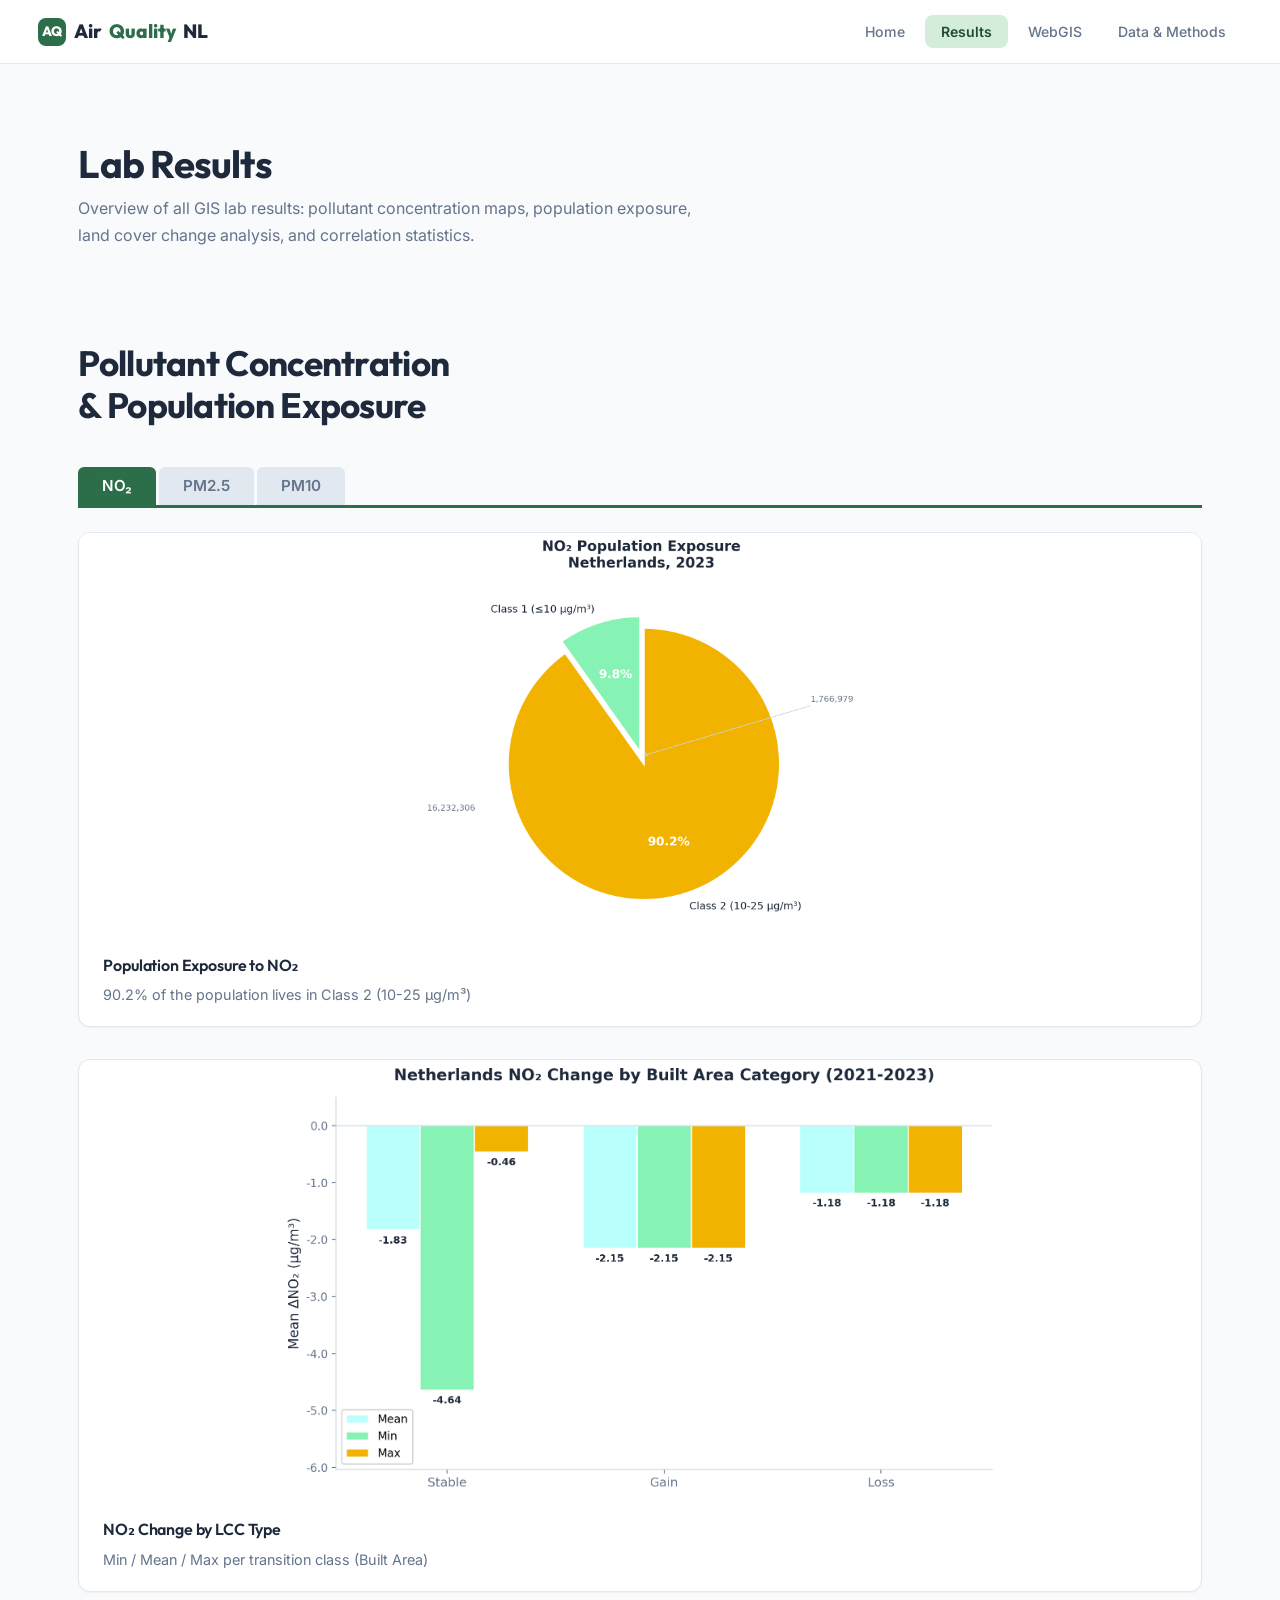
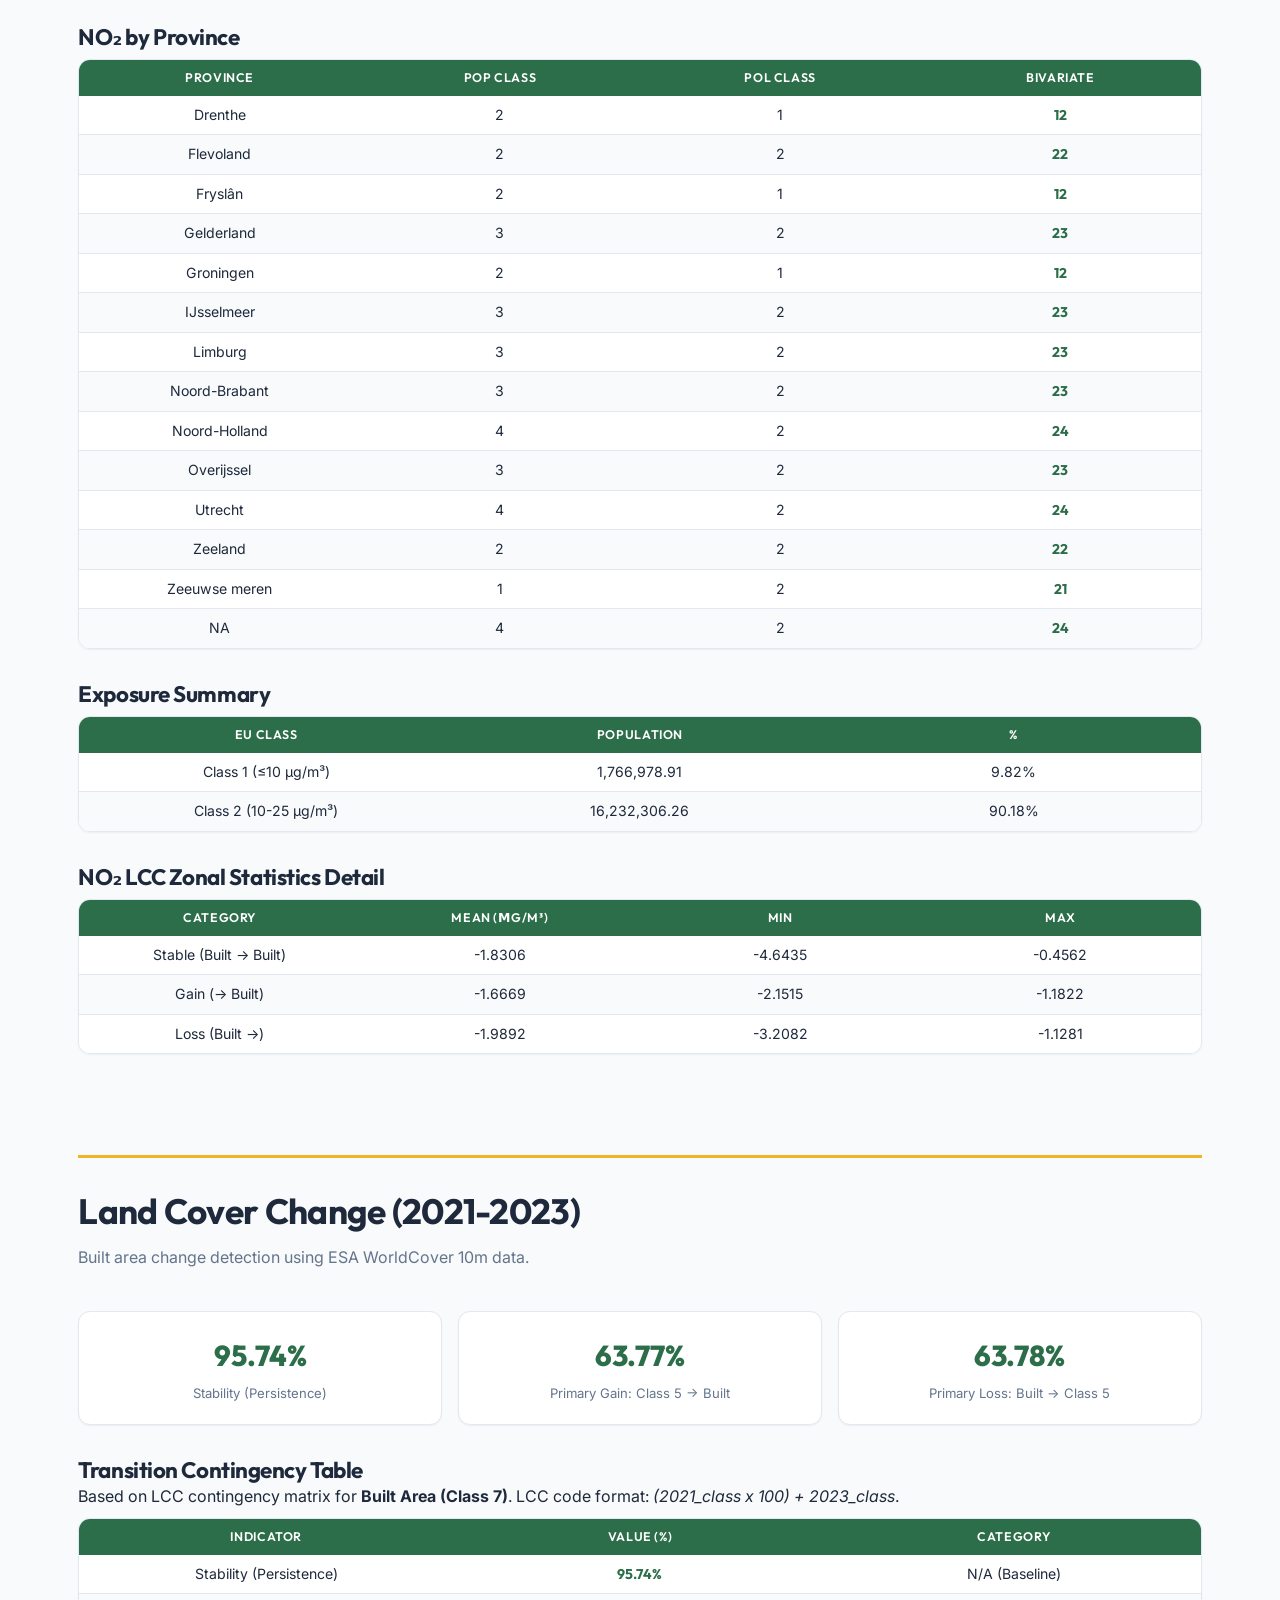
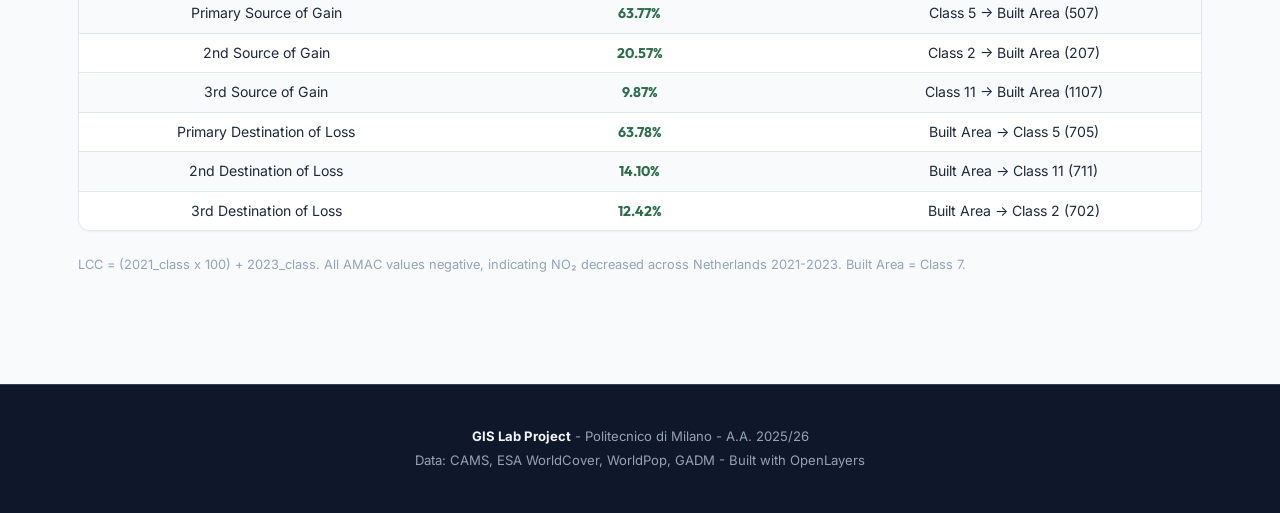
<file: results_backup_v2.html>
<!DOCTYPE html>
<html lang="en">
<head>
  <meta charset="UTF-8">
  <meta name="viewport" content="width=device-width, initial-scale=1.0">
  <meta name="description" content="GIS lab results including NO2, PM2.5, PM10 concentration maps, population exposure, and land cover change analysis.">
  <title>Results - Netherlands Air Quality Monitoring</title>
  <link rel="preconnect" href="https://fonts.googleapis.com">
  <link rel="preconnect" href="https://fonts.gstatic.com" crossorigin>
  <link href="https://fonts.googleapis.com/css2?family=Inter:wght@400;500;600&family=Outfit:wght@500;600;700;800&display=swap" rel="stylesheet">
  <link rel="stylesheet" href="css/style.css">
  <style>
    /* Tabs */
    .pollutant-tabs {
      display: flex;
      gap: 0;
      margin: 1.5rem 0;
      border-bottom: 3px solid var(--green-600);
    }
    .pollutant-tabs .tab {
      padding: .6rem 1.5rem;
      cursor: pointer;
      font-weight: 600;
      font-size: .95rem;
      border-radius: 6px 6px 0 0;
      background: var(--slate-200);
      color: var(--slate-500);
      border: none;
      margin-right: 3px;
      font-family: var(--font-body);
      transition: background .2s, color .2s;
    }
    .pollutant-tabs .tab:hover { background: var(--slate-100); color: var(--text); }
    .pollutant-tabs .tab[aria-selected="true"] {
      background: var(--green-600);
      color: #fff;
    }
    .pollutant-panel { display: none; }
    .pollutant-panel.active { display: block; }

    /* Result items */
    .result-item {
      background: var(--white);
      border-radius: var(--radius);
      overflow: hidden;
      box-shadow: var(--shadow-sm);
      border: 1px solid var(--slate-200);
      margin-bottom: 2rem;
    }
    .result-item .chart-pie {
      width: 100%;
      max-height: 400px;
      object-fit: contain;
      display: block;
      background: var(--white);
    }
    .result-item .chart-bar {
      width: 100%;
      max-width: 720px;
      display: block;
      margin: 0 auto;
      background: var(--white);
    }
    .result-item .caption {
      padding: 1.25rem 1.5rem;
      font-size: .9rem;
      color: var(--text-secondary);
      line-height: 1.6;
    }
    .result-item .caption strong {
      display: block;
      color: var(--text);
      font-size: 1rem;
      margin-bottom: .3rem;
      font-family: var(--font-display);
    }


    .compact-table { font-size: .85rem; margin-top: .5rem; }
    .compact-table td, .compact-table th { padding: .5rem .75rem; }

    h3 { font-size: 1.4rem; margin-top: 2rem; }

    /* Summary cards */
    .summary-cards {
      display: grid;
      grid-template-columns: repeat(auto-fit, minmax(180px, 1fr));
      gap: 1rem;
      margin: 1.5rem 0;
    }
    .summary-card {
      background: var(--white);
      border-radius: var(--radius);
      padding: 1.25rem;
      box-shadow: var(--shadow-sm);
      border: 1px solid var(--slate-200);
      text-align: center;
    }
    .summary-card .value {
      font-family: var(--font-display);
      font-size: 1.8rem;
      font-weight: 800;
      color: var(--green-600);
    }
    .summary-card .label {
      font-size: .82rem;
      color: var(--text-secondary);
      margin-top: .3rem;
    }

    /* LCC section divider */
    .section-divider {
      border-top: 3px solid var(--accent);
      padding-top: 2rem;
    }

    .lcc-note {
      font-size: .8rem;
      color: var(--slate-400);
      margin-top: 1rem;
      line-height: 1.6;
    }
  </style>
</head>
<body>
  <a href="#main" class="skip-link">Skip to content</a>

  <nav id="site-nav" aria-label="Main navigation">
    <a href="index.html" class="logo">
      <span class="logo-icon">AQ</span>
      Air<span>Quality</span> NL
    </a>
    <ul>
      <li><a href="index.html">Home</a></li>
      <li><a href="results.html" class="active">Results</a></li>
      <li><a href="webgis.html">WebGIS</a></li>
      <li><a href="data.html">Data &amp; Methods</a></li>
    </ul>
  </nav>

  <main id="main">
    <div class="container">
      <section style="padding-bottom:0">
        <div class="section-header reveal" style="margin-bottom:1rem">
          <h2 style="font-size:2.4rem;margin-bottom:.5rem">Lab Results</h2>
          <p>Overview of all GIS lab results: pollutant concentration maps, population exposure, land cover change analysis, and correlation statistics.</p>
        </div>
      </section>

      <!-- POLLUTANT OVERVIEW -->
      <section>
        <div class="section-header reveal">
          <h2>Pollutant Concentration &amp; Population Exposure</h2>
        </div>

        <div class="pollutant-tabs reveal" role="tablist" aria-label="Pollutant type">
          <button class="tab" role="tab" aria-selected="true" aria-controls="panel-no2" id="tab-no2" onclick="switchPollutantTab('no2')">NO&#8322;</button>
          <button class="tab" role="tab" aria-selected="false" aria-controls="panel-pm2p5" id="tab-pm2p5" onclick="switchPollutantTab('pm2p5')">PM2.5</button>
          <button class="tab" role="tab" aria-selected="false" aria-controls="panel-pm10" id="tab-pm10" onclick="switchPollutantTab('pm10')">PM10</button>
        </div>

        <!-- NO2 Panel -->
        <div id="panel-no2" class="pollutant-panel active" role="tabpanel" aria-labelledby="tab-no2">
          <div class="result-item reveal">
            <img class="chart-pie" src="images/no2_population_pie_chart.png" alt="NO2 population exposure pie chart showing 90.2% in Class 2">
            <div class="caption">
              <strong>Population Exposure to NO&#8322;</strong>
              90.2% of the population lives in Class 2 (10-25 &mu;g/m&sup3;)
            </div>
          </div>
          <div class="result-item reveal">
            <img class="chart-bar" src="images/lcc_amac_bar_chart.png" alt="NO2 mean/min/max change by Built Area LCC category">
            <div class="caption">
              <strong>NO&#8322; Change by LCC Type</strong>
              Min / Mean / Max per transition class (Built Area)
            </div>
          </div>

          <h3>NO&#8322; by Province</h3>
          <div class="table-wrapper compact-table reveal">
            <table>
              <thead><tr><th>Province</th><th>Pop Class</th><th>Pol Class</th><th>Bivariate</th></tr></thead>
              <tbody id="no2-bivariate-table-body"><tr><td colspan="4">Loading...</td></tr></tbody>
            </table>
          </div>

          <h3>Exposure Summary</h3>
          <div class="table-wrapper compact-table reveal">
            <table>
              <thead><tr><th>EU Class</th><th>Population</th><th>%</th></tr></thead>
              <tbody id="no2-exposure-table-body"></tbody>
            </table>
          </div>

          <h3>NO&#8322; LCC Zonal Statistics Detail</h3>
          <div class="table-wrapper compact-table reveal">
            <table>
              <thead><tr><th>Category</th><th>Mean (&mu;g/m&sup3;)</th><th>Min</th><th>Max</th></tr></thead>
              <tbody>
                <tr><td>Stable (Built &rarr; Built)</td><td>-1.8306</td><td>-4.6435</td><td>-0.4562</td></tr>
                <tr><td>Gain (&rarr; Built)</td><td>-1.6669</td><td>-2.1515</td><td>-1.1822</td></tr>
                <tr><td>Loss (Built &rarr;)</td><td>-1.9892</td><td>-3.2082</td><td>-1.1281</td></tr>
              </tbody>
            </table>
          </div>
        </div>

        <!-- PM2.5 Panel -->
        <div id="panel-pm2p5" class="pollutant-panel" role="tabpanel" aria-labelledby="tab-pm2p5">
          <div class="result-item reveal">
            <img class="chart-pie" src="images/pm2p5_population_pie_chart.png" alt="PM2.5 population exposure pie chart">
            <div class="caption">
              <strong>PM2.5 Population Exposure</strong>
              Population distribution across PM2.5 pollution classes.
            </div>
          </div>
          <div class="result-item reveal">
            <img class="chart-bar" src="images/pm2p5_lcc_bar_chart.png" alt="PM2.5 mean/min/max change by Crops LCC category">
            <div class="caption">
              <strong>PM2.5 Change by LCC Type</strong>
              Min / Mean / Max per transition class (Crops)
            </div>
          </div>
          <h3>PM2.5 LCC Zonal Statistics Detail</h3>
          <div class="table-wrapper compact-table reveal">
            <table>
              <thead><tr><th>Category</th><th>Mean (&mu;g/m&sup3;)</th><th>Min</th><th>Max</th></tr></thead>
              <tbody>
                <tr><td>Stable</td><td>-1.4828</td><td>-2.2578</td><td>-0.5185</td></tr>
                <tr><td>Gain</td><td>-1.5108</td><td>-2.2578</td><td>-0.5187</td></tr>
                <tr><td>Loss</td><td>-1.5644</td><td>-2.2578</td><td>-0.5185</td></tr>
              </tbody>
            </table>
          </div>
        </div>

        <!-- PM10 Panel -->
        <div id="panel-pm10" class="pollutant-panel" role="tabpanel" aria-labelledby="tab-pm10">
          <div class="result-item reveal">
            <img class="chart-pie" src="images/pm10_population_pie_chart.png" alt="PM10 population exposure pie chart">
            <div class="caption">
              <strong>PM10 Population Exposure</strong>
              Population distribution across PM10 pollution classes.
            </div>
          </div>
          <div class="result-item reveal">
            <img class="chart-bar" src="images/pm10_lcc_bar_chart.png" alt="PM10 mean/min/max change by Trees LCC category">
            <div class="caption">
              <strong>PM10 Change by LCC Type</strong>
              Min / Mean / Max per transition class (Trees)
            </div>
          </div>
          <h3>PM10 LCC Zonal Statistics Detail</h3>
          <div class="table-wrapper compact-table reveal">
            <table>
              <thead><tr><th>Category</th><th>Mean (&mu;g/m&sup3;)</th><th>Min</th><th>Max</th></tr></thead>
              <tbody>
                <tr><td>NoData</td><td>-1.3079</td><td>-2.8561</td><td>0.9198</td></tr>
                <tr><td>Stable</td><td>-1.6533</td><td>-2.8373</td><td>0.9198</td></tr>
                <tr><td>Gain</td><td>-1.5272</td><td>-2.8375</td><td>0.9198</td></tr>
                <tr><td>Loss</td><td>-1.4873</td><td>-2.8372</td><td>0.9198</td></tr>
              </tbody>
            </table>
          </div>
        </div>
      </section>

      <!-- LCC -->
      <section class="section-divider">
        <div class="section-header reveal">
          <h2>Land Cover Change (2021-2023)</h2>
          <p>Built area change detection using ESA WorldCover 10m data.</p>
        </div>

        <div class="summary-cards reveal">
          <div class="summary-card"><div class="value">95.74%</div><div class="label">Stability (Persistence)</div></div>
          <div class="summary-card"><div class="value">63.77%</div><div class="label">Primary Gain: Class 5 &rarr; Built</div></div>
          <div class="summary-card"><div class="value">63.78%</div><div class="label">Primary Loss: Built &rarr; Class 5</div></div>
        </div>

        <h3>Transition Contingency Table</h3>
        <p>Based on LCC contingency matrix for <strong>Built Area (Class 7)</strong>. LCC code format: <em>(2021_class x 100) + 2023_class</em>.</p>
        <div class="table-wrapper compact-table reveal">
          <table>
            <thead><tr><th>Indicator</th><th>Value (%)</th><th>Category</th></tr></thead>
            <tbody>
              <tr><td>Stability (Persistence)</td><td><strong>95.74%</strong></td><td>N/A (Baseline)</td></tr>
              <tr><td>Primary Source of Gain</td><td><strong>63.77%</strong></td><td>Class 5 &rarr; Built Area (507)</td></tr>
              <tr><td>2nd Source of Gain</td><td><strong>20.57%</strong></td><td>Class 2 &rarr; Built Area (207)</td></tr>
              <tr><td>3rd Source of Gain</td><td><strong>9.87%</strong></td><td>Class 11 &rarr; Built Area (1107)</td></tr>
              <tr><td>Primary Destination of Loss</td><td><strong>63.78%</strong></td><td>Built Area &rarr; Class 5 (705)</td></tr>
              <tr><td>2nd Destination of Loss</td><td><strong>14.10%</strong></td><td>Built Area &rarr; Class 11 (711)</td></tr>
              <tr><td>3rd Destination of Loss</td><td><strong>12.42%</strong></td><td>Built Area &rarr; Class 2 (702)</td></tr>
            </tbody>
          </table>
        </div>
        <p class="lcc-note">LCC = (2021_class x 100) + 2023_class. All AMAC values negative, indicating NO&#8322; decreased across Netherlands 2021-2023. Built Area = Class 7.</p>
      </section>
    </div>
  </main>

  <footer>
    <p><strong>GIS Lab Project</strong> - Politecnico di Milano - A.A. 2025/26</p>
    <p>Data: CAMS, ESA WorldCover, WorldPop, GADM - Built with OpenLayers</p>
  </footer>

  <script src="js/results-data.js"></script>
  <script src="js/app.js" defer></script>
  <script>
    function switchPollutantTab(poll) {
      var tabs = document.querySelectorAll('.pollutant-tabs .tab');
      var panels = document.querySelectorAll('.pollutant-panel');
      for (var i = 0; i < tabs.length; i++) {
        tabs[i].classList.remove('active');
        tabs[i].setAttribute('aria-selected', 'false');
      }
      for (var i = 0; i < panels.length; i++) panels[i].classList.remove('active');
      var tab = document.getElementById('tab-' + poll);
      if (tab) { tab.classList.add('active'); tab.setAttribute('aria-selected', 'true'); }
      var panel = document.getElementById('panel-' + poll);
      if (panel) panel.classList.add('active');
    }

    (function() {
      var tb = document.getElementById('no2-bivariate-table-body');
      if (tb && typeof TABLE_BIVARIATE !== 'undefined' && TABLE_BIVARIATE.length > 0) {
        tb.innerHTML = '';
        for (var i = 0; i < TABLE_BIVARIATE.length; i++) {
          var p = TABLE_BIVARIATE[i];
          tb.innerHTML += '<tr><td>'+(p.NAME_1||'')+'</td><td>'+(p.pop_class_median||'')+'</td><td>'+(p.pol_class_max||'')+'</td><td><strong>'+(p.bivariate||'')+'</strong></td></tr>';
        }
      }
      var te = document.getElementById('no2-exposure-table-body');
      if (te && typeof TABLE_CHART !== 'undefined' && TABLE_CHART.length > 0) {
        te.innerHTML = '';
        TABLE_CHART.sort(function(a,b){return a.pol_class_max-b.pol_class_max});
        for (var i = 0; i < TABLE_CHART.length; i++) {
          var p = TABLE_CHART[i];
          te.innerHTML += '<tr><td>Class '+(p.pol_class_max||'')+' ('+(p.pol_class_max===1?'&le;10':'10-25')+' &mu;g/m&sup3;)</td><td>'+(parseFloat(p.pop_sum)||0).toLocaleString()+'</td><td>'+(parseFloat(p.pop_pct)||0)+'%</td></tr>';
        }
      }
    })();
  </script>
</body>
</html>
</file>
<file: css/style.css>
/* ===== GIS Lab 5 - Air Quality NL ===== */
/* Design: Satellite Editorial | Dials: V6 M4 D3 */

/* ---------- Tokens ---------- */
:root {
  --green-700: #1e4d32;
  --green-600: #2c6e49;
  --green-500: #3a8a5e;
  --green-400: #4c956c;
  --green-100: #d4edda;
  --green-50:  #eef7f0;

  --accent: #f0b429;
  --accent-soft: #fef3cd;

  --slate-900: #0f172a;
  --slate-800: #1e293b;
  --slate-700: #334155;
  --slate-500: #64748b;
  --slate-400: #94a3b8;
  --slate-200: #e2e8f0;
  --slate-100: #f1f5f9;
  --slate-50:  #f8fafc;

  --white: #ffffff;
  --bg: var(--slate-50);
  --text: var(--slate-800);
  --text-secondary: var(--slate-500);

  --shadow-sm: 0 1px 2px rgba(15,23,42,.05);
  --shadow: 0 4px 24px rgba(15,23,42,.07);
  --shadow-lg: 0 12px 40px rgba(15,23,42,.1);
  --radius: 12px;
  --radius-sm: 8px;
  --radius-lg: 20px;

  --nav-h: 64px;
  --max-w: 1200px;

  --font-display: 'Outfit', system-ui, sans-serif;
  --font-body: 'Inter', system-ui, -apple-system, BlinkMacSystemFont, sans-serif;
  --font-mono: 'JetBrains Mono', ui-monospace, monospace;
}

@media (prefers-color-scheme: dark) {
  :root {
    --bg: var(--slate-900);
    --text: var(--slate-100);
    --text-secondary: var(--slate-400);
    --white: var(--slate-800);
    --green-100: rgba(44,110,73,.15);
    --green-50:  rgba(44,110,73,.08);
    --accent-soft: rgba(240,180,41,.12);
    --slate-200: var(--slate-700);
    --slate-100: var(--slate-800);
    --shadow-sm: 0 1px 2px rgba(0,0,0,.2);
    --shadow: 0 4px 24px rgba(0,0,0,.25);
    --shadow-lg: 0 12px 40px rgba(0,0,0,.35);
  }
}

/* ---------- Reset ---------- */
*,*::before,*::after{margin:0;padding:0;box-sizing:border-box}

html{scroll-behavior:smooth;-webkit-text-size-adjust:100%}

body{
  font-family:var(--font-body);
  font-size:16px;
  line-height:1.6;
  color:var(--text);
  background:var(--bg);
  -webkit-font-smoothing:antialiased;
  text-rendering:optimizeLegibility;
}

img{display:block;max-width:100%;height:auto}
a{color:inherit;text-decoration:none}
ul,ol{list-style:none}

/* ---------- Typography ---------- */
h1,h2,h3,h4,h5,h6{
  font-family:var(--font-display);
  font-weight:700;
  line-height:1.2;
  color:var(--text);
  letter-spacing:-.02em;
  text-wrap:balance;
}

h1{font-size:clamp(2rem,5vw,3.5rem)}
h2{font-size:clamp(1.5rem,3vw,2.2rem)}
h3{font-size:1.15rem}

/* ---------- Focus States (a11y) ---------- */
:focus-visible{
  outline:2px solid var(--green-600);
  outline-offset:2px;
  border-radius:4px;
}
.btn:focus-visible{
  outline:2px solid var(--green-600);
  outline-offset:2px;
}
nav a:focus-visible{
  outline-color:var(--green-600);
  outline-offset:0;
}

/* ---------- Navigation ---------- */
nav{
  position:sticky;
  top:0;
  z-index:100;
  display:flex;
  align-items:center;
  justify-content:space-between;
  height:var(--nav-h);
  padding:0 clamp(1rem,3vw,2.5rem);
  background:rgba(255,255,255,.82);
  backdrop-filter:blur(16px) saturate(180%);
  -webkit-backdrop-filter:blur(16px) saturate(180%);
  border-bottom:1px solid var(--slate-200);
  transition:box-shadow .3s;
}
nav.scrolled{box-shadow:var(--shadow-sm)}

@media (prefers-color-scheme:dark){
  nav{background:rgba(15,23,42,.85);border-bottom-color:var(--slate-700)}
}

nav .logo{
  font-family:var(--font-display);
  font-size:1.2rem;
  font-weight:800;
  display:flex;
  align-items:center;
  gap:.45rem;
}
nav .logo .logo-icon{
  width:28px;height:28px;
  background:var(--green-600);
  border-radius:var(--radius-sm);
  display:grid;place-items:center;
  color:#fff;font-size:.85rem;font-weight:800;
  line-height:1;
}
nav .logo span{color:var(--green-600)}

nav ul{display:flex;gap:.25rem}

nav ul li a{
  padding:.5rem 1rem;
  font-size:.88rem;
  font-weight:500;
  color:var(--text-secondary);
  border-radius:var(--radius-sm);
  transition:color .2s,background .2s;
}
nav ul li a:hover{color:var(--text);background:var(--slate-100)}
nav ul li a.active{
  color:var(--green-700);
  background:var(--green-100);
  font-weight:600;
}

/* Mobile nav */
@media (max-width:768px){
  nav{flex-wrap:wrap;height:auto;padding:.75rem 1rem;gap:.5rem}
  nav ul{width:100%;justify-content:center;gap:.15rem}
  nav ul li a{padding:.65rem .75rem;font-size:.85rem;min-height:44px;display:flex;align-items:center}
}

/* ---------- Hero ---------- */
.hero{
  position:relative;
  overflow:hidden;
  display:grid;
  grid-template-columns:1fr 1fr;
  min-height:min(560px,70vh);
  background:var(--green-700);
  color:#fff;
}
.hero-content{
  display:flex;
  flex-direction:column;
  justify-content:center;
  padding:clamp(2rem,5vw,4rem) clamp(1.5rem,4vw,3.5rem);
  z-index:2;
}
.hero-eyebrow{
  font-family:var(--font-mono);
  font-size:.72rem;
  font-weight:600;
  text-transform:uppercase;
  letter-spacing:.14em;
  color:var(--accent);
  margin-bottom:1rem;
}
.hero h1{
  color:#fff;
  margin-bottom:1.25rem;
  max-width:520px;
}
.hero p{
  font-size:1.05rem;
  line-height:1.7;
  opacity:.82;
  max-width:440px;
  margin-bottom:2rem;
}
.hero-cta{display:flex;gap:.75rem;flex-wrap:wrap}

.hero-visual{
  position:relative;
  overflow:hidden;
}
.hero-visual img{
  width:100%;
  height:100%;
  object-fit:cover;
  opacity:.55;
  mix-blend-mode:luminosity;
}
.hero-visual::after{
  content:'';
  position:absolute;
  inset:0;
  background:linear-gradient(135deg,var(--green-700) 0%,transparent 60%);
}

@media (max-width:768px){
  .hero{grid-template-columns:1fr;min-height:auto}
  .hero-visual{display:none}
  .hero-content{padding:2.5rem 1.5rem}
  .hero h1{font-size:2rem}
}

/* ---------- Buttons ---------- */
.btn{
  display:inline-flex;
  align-items:center;
  gap:.5rem;
  padding:.7rem 1.6rem;
  font-family:var(--font-body);
  font-size:.9rem;
  font-weight:600;
  border:none;
  border-radius:var(--radius-sm);
  cursor:pointer;
  transition:transform .15s cubic-bezier(.16,1,.3,1),box-shadow .2s,background .2s;
  line-height:1;
  text-decoration:none;
}
.btn:active{transform:scale(.97)}

@media (prefers-reduced-motion:reduce){
  .btn{transition:background .2s}
  .btn:active{transform:none}
}

.btn-primary{
  background:var(--white);
  color:var(--green-700);
}
.btn-primary:hover{box-shadow:0 4px 16px rgba(255,255,255,.2)}

.btn-outline{
  background:transparent;
  color:#fff;
  border:1.5px solid rgba(255,255,255,.35);
}
.btn-outline:hover{border-color:rgba(255,255,255,.7);background:rgba(255,255,255,.08)}

.btn-solid{
  background:var(--green-600);
  color:#fff;
}
.btn-solid:hover{background:var(--green-700);box-shadow:var(--shadow)}

.btn-ghost{
  background:transparent;
  color:var(--green-600);
  border:1.5px solid var(--green-600);
}
.btn-ghost:hover{background:var(--green-50)}

@media (prefers-color-scheme:dark){
  .btn-solid{background:var(--green-500)}
  .btn-solid:hover{background:var(--green-600)}
  .btn-ghost:hover{background:var(--green-100)}
  .btn-primary{background:var(--green-100);color:var(--green-600)}
}

/* ---------- Container / Section ---------- */
.container{
  max-width:var(--max-w);
  margin:0 auto;
  padding:0 clamp(1rem,3vw,2.5rem);
}

section{padding:clamp(3rem,6vw,5rem) 0}
.section-alt{background:var(--green-50)}
.section-alt-gray{background:var(--slate-100)}

@media (prefers-color-scheme:dark){
  .section-alt{background:rgba(44,110,73,.06)}
  .section-alt-gray{background:rgba(30,41,59,.5)}
}

.section-header{
  max-width:640px;
  margin-bottom:2.5rem;
}
.section-header h2{margin-bottom:.75rem}
.section-header p{color:var(--text-secondary);font-size:1rem;line-height:1.7;text-wrap:pretty}

/* ---------- Key Findings (accent-tinted card) ---------- */
.card-accent-green{background:var(--green-50);border-color:var(--green-100)}
.card-accent-amber{background:var(--accent-soft);border-color:rgba(240,180,41,.2)}

/* ---------- Bento Grid ---------- */
.bento{
  display:grid;
  gap:1.25rem;
  grid-template-columns:repeat(12,1fr);
}
.bento>.item-4{grid-column:span 4}
.bento>.item-6{grid-column:span 6}
.bento>.item-8{grid-column:span 8}
.bento>.item-12{grid-column:span 12}

@media (max-width:1024px){
  .bento>.item-4,
  .bento>.item-6,
  .bento>.item-8{grid-column:span 6}
}
@media (max-width:640px){
  .bento>.item-4,
  .bento>.item-6,
  .bento>.item-8,
  .bento>.item-12{grid-column:span 12}
}

/* ---------- Cards ---------- */
.card{
  background:var(--white);
  border-radius:var(--radius);
  padding:1.75rem;
  box-shadow:var(--shadow-sm);
  border:1px solid var(--slate-200);
  transition:transform .25s cubic-bezier(.16,1,.3,1),box-shadow .25s cubic-bezier(.16,1,.3,1);
}
.card:hover{
  transform:translateY(-3px);
  box-shadow:var(--shadow);
}

@media (prefers-reduced-motion:reduce){
  .card{transition:none}
  .card:hover{transform:none}
}

.card .card-icon{
  width:44px;height:44px;
  border-radius:var(--radius-sm);
  display:grid;place-items:center;
  margin-bottom:1rem;
  background:var(--green-50);
  color:var(--green-600);
  flex-shrink:0;
}
.card .card-icon svg{width:22px;height:22px;stroke-width:1.8}

.card h3{
  margin-bottom:.5rem;
  font-size:1.05rem;
}
.card p{
  color:var(--text-secondary);
  font-size:.92rem;
  line-height:1.65;
}

/* Card with image */
.card-visual{
  overflow:hidden;
  padding:0;
}
.card-visual img{
  width:100%;
  height:200px;
  object-fit:cover;
}
.card-visual .card-body{padding:1.5rem}

/* ---------- Stats Row ---------- */
.stats{
  display:grid;
  grid-template-columns:repeat(auto-fit,minmax(200px,1fr));
  gap:1.25rem;
}
.stat{
  background:var(--white);
  border:1px solid var(--slate-200);
  border-radius:var(--radius);
  padding:1.5rem;
  text-align:center;
}
.stat .num{
  font-family:var(--font-display);
  font-size:clamp(1.8rem,3vw,2.6rem);
  font-weight:800;
  color:var(--green-600);
  letter-spacing:-.03em;
  line-height:1;
  margin-bottom:.35rem;
}
.stat .label{
  font-size:.82rem;
  color:var(--text-secondary);
  font-weight:500;
}
.stat-link{
  text-decoration:none;
  cursor:pointer;
  transition:transform .25s cubic-bezier(.16,1,.3,1),box-shadow .25s cubic-bezier(.16,1,.3,1);
}
.stat-link:hover{
  transform:translateY(-3px);
  box-shadow:var(--shadow);
}
@media (prefers-reduced-motion:reduce){
  .stat-link{transition:none}
  .stat-link:hover{transform:none}
}

/* ---------- Results Grid ---------- */
.results-grid{
  display:grid;
  grid-template-columns:repeat(auto-fit,minmax(min(400px,100%),1fr));
  gap:1.5rem;
  margin-top:1.5rem;
}

.result-item{
  background:var(--white);
  border-radius:var(--radius);
  overflow:hidden;
  box-shadow:var(--shadow-sm);
  border:1px solid var(--slate-200);
  transition:box-shadow .25s;
}
.result-item:hover{box-shadow:var(--shadow)}

.result-item .result-img-wrap{
  position:relative;
  width:100%;
  aspect-ratio:16/10;
  overflow:hidden;
  border-bottom:1px solid var(--slate-200);
}
.result-item .result-img-wrap img{
  width:100%;
  height:100%;
  object-fit:cover;
  display:block;
}

.result-item .caption{
  padding:1.25rem 1.5rem;
  font-size:.88rem;
  color:var(--text-secondary);
  line-height:1.65;
}
.result-item .caption strong{
  display:block;
  color:var(--text);
  font-size:1rem;
  font-weight:600;
  margin-bottom:.4rem;
  font-family:var(--font-display);
  letter-spacing:-.01em;
}
.result-item .caption .highlight{
  color:var(--green-600);
  font-weight:600;
}

@media (max-width:480px){
  .results-grid{grid-template-columns:1fr}
  .result-item .result-img-wrap{aspect-ratio:4/3}
}

/* ---------- Tables ---------- */
.table-wrapper{
  overflow-x:auto;
  margin:1.5rem 0;
  border-radius:var(--radius);
  box-shadow:var(--shadow-sm);
  border:1px solid var(--slate-200);
}

table{
  width:100%;
  border-collapse:collapse;
  background:var(--white);
  font-size:.88rem;
  table-layout:fixed;
}

thead{
  background:var(--green-600);
  color:#fff;
  position:sticky;
  top:0;
  z-index:1;
}

th{
  padding:.8rem 1.15rem;
  text-align:center;
  font-family:var(--font-display);
  font-weight:600;
  font-size:.78rem;
  text-transform:uppercase;
  letter-spacing:.05em;
  white-space:nowrap;
}

td{
  padding:.7rem 1.15rem;
  border-bottom:1px solid var(--slate-200);
  color:var(--text);
  vertical-align:middle;
  text-align:center;
}

/* Tabular numbers for numeric columns */
td.num,
th.num{font-variant-numeric:tabular-nums}

tbody tr{transition:background .15s}
tbody tr:nth-child(even){background:var(--slate-50)}
tbody tr:hover{background:var(--green-50)}
tbody tr:last-child td{border-bottom:none}

/* Strong emphasis in tables */
table strong{
  color:var(--green-600);
  font-weight:700;
  font-family:var(--font-display);
}
table code{
  font-family:var(--font-mono);
  font-size:.82em;
  background:var(--slate-100);
  padding:.15em .4em;
  border-radius:4px;
  color:var(--text-secondary);
}

@media (prefers-color-scheme:dark){
  table,thead,tbody tr:nth-child(even){background:var(--slate-800)}
  td{border-bottom-color:var(--slate-700)}
  tbody tr:hover{background:var(--green-100)}
  .result-item .result-img-wrap{background:var(--slate-800)}
  .result-item{border-color:var(--slate-700)}
  table code{background:var(--slate-700)}
}

/* ---------- Dataset List ---------- */
.dataset-list{margin-top:1rem}

.dataset-list li{
  padding:1rem 1.25rem;
  background:var(--white);
  margin-bottom:.5rem;
  border-radius:var(--radius-sm);
  box-shadow:var(--shadow-sm);
  border:1px solid var(--slate-200);
  display:flex;
  justify-content:space-between;
  align-items:center;
  gap:1rem;
  transition:box-shadow .2s;
}
.dataset-list li:hover{box-shadow:var(--shadow)}

.dataset-list .name{
  font-weight:600;
  color:var(--text);
  font-size:.95rem;
}
.dataset-list .desc{
  color:var(--text-secondary);
  font-size:.85rem;
  text-align:right;
}

@media (max-width:640px){
  .dataset-list li{flex-direction:column;align-items:flex-start;gap:.25rem}
  .dataset-list .desc{text-align:left}
}

/* ---------- Data Sections ---------- */
.data-section{margin-bottom:2.5rem}
.data-section h3{
  color:var(--green-600);
  margin-bottom:.75rem;
  font-size:1.1rem;
}
.data-section p{
  color:var(--text-secondary);
  line-height:1.7;
  max-width:70ch;
}
.data-section ol,
.data-section ul:not(.dataset-list){
  margin:1rem 0 1rem 1.25rem;
  line-height:2;
  color:var(--text-secondary);
}
.data-section ol{list-style:decimal}
.data-section ul:not(.dataset-list){list-style:disc}

/* ---------- Tags ---------- */
.tag{
  display:inline-block;
  padding:.2rem .65rem;
  border-radius:6px;
  font-size:.75rem;
  font-weight:600;
  background:var(--slate-100);
  color:var(--slate-500);
}

/* ---------- WebGIS ---------- */
.webgis-page{
  display:flex;
  flex-direction:column;
  height:calc(100dvh - var(--nav-h));
}
#map{flex:1;width:100%;min-height:400px}

.map-toolbar{
  background:var(--white);
  padding:.7rem 1.5rem;
  display:flex;
  align-items:center;
  gap:1.1rem;
  flex-wrap:nowrap;
  overflow-x:auto;
  border-bottom:1px solid var(--slate-200);
  font-size:.88rem;
  white-space:nowrap;
  scrollbar-width:none;
  -ms-overflow-style:none;
}
.map-toolbar::-webkit-scrollbar{display:none}
.map-toolbar label{
  display:flex;align-items:center;gap:.4rem;cursor:pointer;user-select:none;
}
.map-toolbar input[type="checkbox"]{
  width:16px;height:16px;cursor:pointer;accent-color:var(--green-600);
}
.map-toolbar select{
  padding:.35rem .7rem;
  border:1px solid var(--slate-200);
  border-radius:6px;
  font-size:.92rem;
  background:var(--white);
  color:var(--text);
}
.map-toolbar .separator{
  width:1px;height:22px;background:var(--slate-200);flex-shrink:0;
}
.map-toolbar .student-label{
  font-weight:700;
  color:var(--green-700);
  font-size:.88rem;
  padding:.2rem .6rem;
  background:var(--green-50);
  border-radius:5px;
  flex-shrink:0;
}

/* Legend */
#legend-panel{
  position:absolute;
  bottom:24px;right:12px;z-index:50;
  background:rgba(255,255,255,.92);
  backdrop-filter:blur(12px);
  border-radius:var(--radius);
  padding:1rem 1.15rem;
  box-shadow:var(--shadow);
  max-width:240px;
  font-size:.82rem;
  border:1px solid var(--slate-200);
}
#legend-panel h4{
  margin-bottom:.5rem;
  color:var(--green-700);
  border-bottom:2px solid var(--slate-200);
  padding-bottom:.35rem;
  font-size:.9rem;
}

.legend-section{margin-bottom:.75rem}
.legend-section:last-child{margin-bottom:0}
.legend-section h5{
  margin:0 0 .35rem;
  font-size:.78rem;
  color:var(--text-secondary);
  text-transform:uppercase;
  letter-spacing:.04em;
  font-weight:600;
}

.legend-item{
  display:flex;align-items:center;gap:.5rem;padding:.15rem 0;font-size:.78rem;
}
.legend-color{
  width:20px;height:12px;border-radius:3px;flex-shrink:0;
  border:1px solid rgba(0,0,0,.08);
}

/* Popup */
.ol-popup{
  position:absolute;
  background:var(--white);
  border:1px solid var(--slate-200);
  border-radius:var(--radius-sm);
  padding:12px 16px;
  box-shadow:var(--shadow);
  font-size:13px;
  max-width:280px;
  min-width:120px;
  z-index:50;
}
.ol-popup::after{
  content:'';
  position:absolute;
  bottom:-6px;left:50%;
  transform:translateX(-50%);
  width:12px;height:12px;
  background:var(--white);
  border-right:1px solid var(--slate-200);
  border-bottom:1px solid var(--slate-200);
  transform:translateX(-50%) rotate(45deg);
}
.ol-popup table{width:100%;border-collapse:collapse}
.ol-popup table td{padding:3px 8px;font-size:.82rem}
#popup-closer{
  position:absolute;top:4px;right:8px;
  font-size:18px;color:var(--slate-400);
  text-decoration:none;cursor:pointer;
  line-height:1;
}
#popup-closer:hover{color:var(--text)}

@media (prefers-color-scheme:dark){
  .ol-popup{background:var(--slate-800);border-color:var(--slate-700)}
  .ol-popup::after{background:var(--slate-800);border-color:var(--slate-700)}
  #popup-closer{color:var(--slate-400)}
  #popup-closer:hover{color:var(--text)}
}
.custom-mouse-position{
  font-size:11px;font-family:var(--font-mono);
  padding:3px 8px;background:rgba(255,255,255,.88);border-radius:6px;
}

@media (prefers-color-scheme:dark){
  .map-toolbar{background:var(--slate-800);border-bottom-color:var(--slate-700)}
  .map-toolbar select{background:var(--slate-700);border-color:var(--slate-700);color:var(--text)}
  .map-toolbar .separator{background:var(--slate-700)}
  #legend-panel{background:rgba(30,41,59,.92);border-color:var(--slate-700)}
  .custom-mouse-position{background:rgba(30,41,59,.88)}
}

/* ---------- Footer ---------- */
footer{
  background:var(--slate-900);
  color:var(--slate-400);
  text-align:center;
  padding:2.5rem clamp(1rem,3vw,2.5rem);
  font-size:.82rem;
  line-height:1.8;
  border-top:1px solid var(--slate-700);
  margin-top:2rem;
}
footer strong{color:var(--slate-100)}
footer a{color:var(--slate-400);text-decoration:underline;text-underline-offset:2px}
footer a:hover{color:var(--slate-200)}

/* ---------- Scroll Reveal ---------- */
.reveal{
  opacity:0;
  transform:translateY(20px);
  transition:opacity .6s cubic-bezier(.16,1,.3,1),transform .6s cubic-bezier(.16,1,.3,1);
}
.reveal.visible{
  opacity:1;
  transform:translateY(0);
}
.reveal-delay-1{transition-delay:.08s}
.reveal-delay-2{transition-delay:.16s}
.reveal-delay-3{transition-delay:.24s}

@media (prefers-reduced-motion:reduce){
  .reveal{opacity:1;transform:none;transition:none}
}

/* ---------- Bivariate Legend ---------- */
.biv-legend{
  display:inline-grid;
  grid-template-columns:repeat(4,36px);
  grid-template-rows:repeat(3,36px);
  gap:2px;
  margin:.5rem 0;
}
.biv-legend .cell{
  display:flex;align-items:center;justify-content:center;
  font-size:.65rem;font-weight:600;color:rgba(0,0,0,.5);
  border-radius:2px;
}
.biv-11{background:#e8e8e8}.biv-12{background:#b0d0b0}
.biv-13{background:#73b873}.biv-14{background:#2d9e2d}
.biv-21{background:#f0b0b0}.biv-22{background:#c8a0a0}
.biv-23{background:#9a8a6a}.biv-24{background:#607040}
.biv-31{background:#e88888}.biv-32{background:#c07050}
.biv-33{background:#a05830}

/* ---------- Utilities ---------- */
.text-center{text-align:center}
.mt-1{margin-top:.5rem}
.mt-2{margin-top:1rem}
.mt-3{margin-top:1.5rem}
.mb-2{margin-bottom:1rem}
.mb-3{margin-bottom:1.5rem}
.flex{display:flex;gap:1rem;flex-wrap:wrap}
.flex-center{align-items:center;justify-content:center}

/* CTA section */
.cta-heading{margin-bottom:1rem}
.cta-sub{color:var(--text-secondary);max-width:500px;margin:0 auto 2rem;text-wrap:pretty}
.cta-buttons{gap:1rem}

/* ---------- Skip Link (a11y) ---------- */
.skip-link{
  position:absolute;top:-100%;left:1rem;
  background:var(--green-600);color:#fff;
  padding:.5rem 1rem;border-radius:var(--radius-sm);
  font-size:.9rem;font-weight:600;z-index:999;
  transition:top .2s;
}
.skip-link:focus{top:.5rem}
</file>
